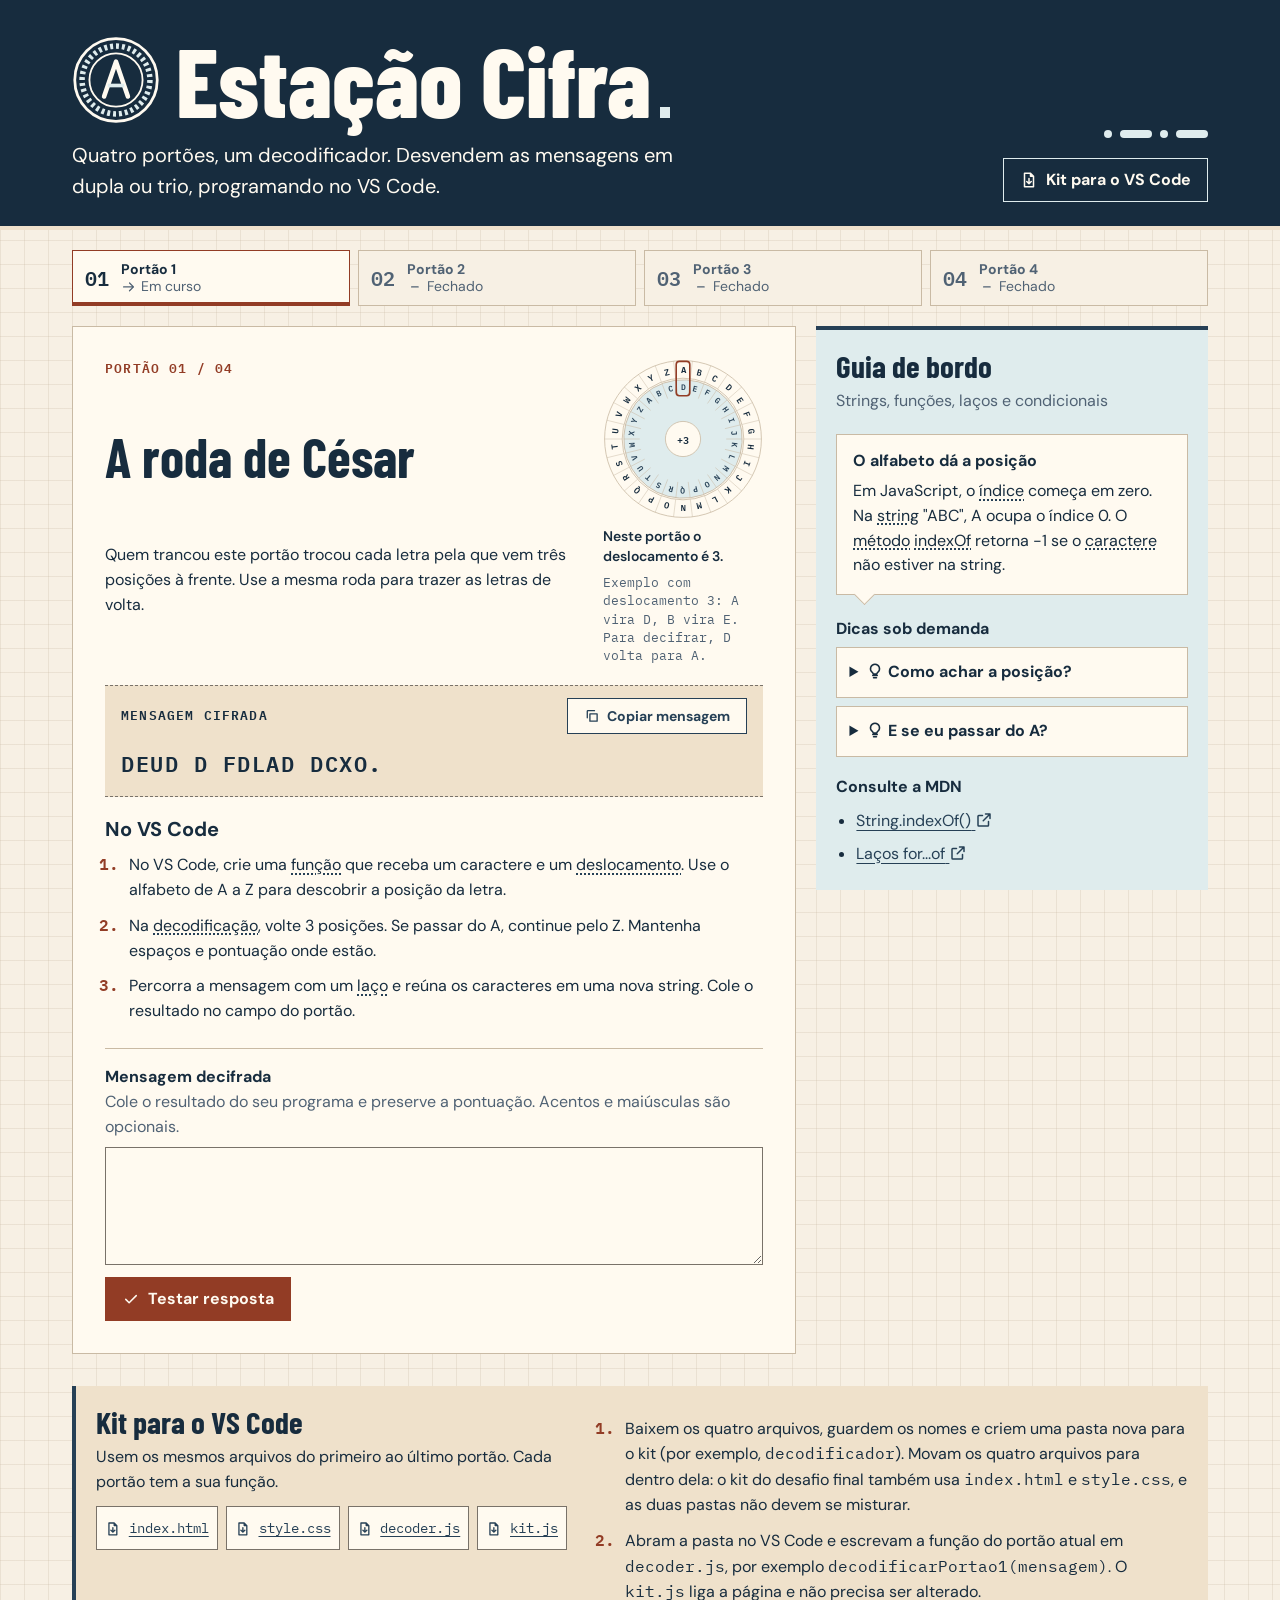
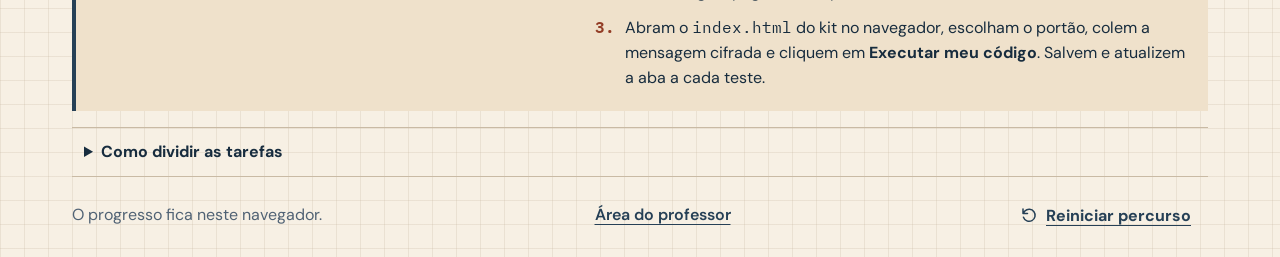
<file: site/index.html>
<!doctype html>
<html lang="pt-BR">
<head>
  <meta charset="utf-8">
  <meta name="viewport" content="width=device-width, initial-scale=1">
  <meta name="description" content="Quatro portões de JavaScript para decifrar em dupla ou trio com o VS Code.">
  <meta name="theme-color" content="#172c3e">
  <title>Estação Cifra | Desafio de JavaScript</title>
  <link rel="stylesheet" href="https://fonts.googleapis.com/css2?family=Barlow+Condensed:wght@600;700;800&amp;family=DM+Sans:wght@400;500;600;700&amp;family=IBM+Plex+Mono:wght@400;500;600&amp;display=swap">
  <link rel="icon" href="assets/favicon.svg" type="image/svg+xml">
  <link rel="stylesheet" href="assets/tokens.css">
  <link rel="stylesheet" href="assets/style.css">
  <link rel="stylesheet" href="assets/wheel.css">
  <link rel="stylesheet" href="assets/brand.css">
  <link rel="stylesheet" href="assets/glossario.css">
  <script type="module" src="app.mjs"></script>
</head>
<body>
  <svg class="sprite" aria-hidden="true" focusable="false">
    <symbol id="i-check" viewBox="0 0 24 24"><path d="M5 12.5l4.5 4.5L19 7.5"/></symbol>
    <symbol id="i-route" viewBox="0 0 24 24"><path d="M4 12h15M13 6l6 6-6 6"/></symbol>
    <symbol id="i-back" viewBox="0 0 24 24"><path d="M20 12H5M11 6l-6 6 6 6"/></symbol>
    <symbol id="i-dash" viewBox="0 0 24 24"><path d="M7 12h10"/></symbol>
    <symbol id="i-copy" viewBox="0 0 24 24"><path d="M9 9h11v11H9zM5 15V5a1 1 0 0 1 1-1h10"/></symbol>
    <symbol id="i-hint" viewBox="0 0 24 24"><path d="M9 18h6M10 21h4M12 3a6 6 0 0 0-3.6 10.8c.7.5 1.1 1.3 1.1 2.1V16h5v-.1c0-.8.4-1.6 1.1-2.1A6 6 0 0 0 12 3z"/></symbol>
    <symbol id="i-file" viewBox="0 0 24 24"><path d="M14 3H6v18h12V7zM14 3v4h4M12 10v7M9 14l3 3 3-3"/></symbol>
    <symbol id="i-reset" viewBox="0 0 24 24"><path d="M4 4v6h6M4.6 15a8 8 0 1 0 1.9-8.3L4 10"/></symbol>
    <symbol id="i-external" viewBox="0 0 24 24"><path d="M14 4h6v6M20 4l-9 9M18 14v5a1 1 0 0 1-1 1H5a1 1 0 0 1-1-1V7a1 1 0 0 1 1-1h5"/></symbol>
    <symbol id="i-stamp" viewBox="0 0 24 24"><path d="M10 3h4v5l2 3H8l2-3zM5 11h14v4H5zM7 19h10"/></symbol>
  </svg>
  <a class="skip-link" href="#desafio">Ir ao desafio</a>
  <header class="masthead">
    <div class="frame masthead-inner">
      <div>
        <div class="brand-row">
          <svg class="emblem" viewBox="0 0 96 96" aria-hidden="true" focusable="false"><circle class="ink" cx="48" cy="48" r="45" stroke-width="3"/><circle class="acc" cx="48" cy="48" r="37" stroke-width="6" pathLength="72" stroke-dasharray="1 1"/><circle class="ink" cx="48" cy="48" r="29" stroke-width="2"/><path class="ink" d="M35 66L48 28L61 66" stroke-width="5"/><path class="acc" d="M39 54h18" stroke-width="4"/></svg>
          <h1>Estação Cifra<span class="masthead-dot" aria-hidden="true"></span></h1>
        </div>
        <p class="deck">Quatro portões, um decodificador. Desvendem as mensagens em dupla ou trio, programando no VS Code.</p>
      </div>
      <div class="masthead-tools">
        <span class="signal-mark" aria-hidden="true"><i></i><i></i><i></i><i></i></span>
        <a class="kit-jump" href="#kit"><svg class="icon icon-file" aria-hidden="true" focusable="false"><use href="#i-file"/></svg>Kit para o VS Code</a>
      </div>
    </div>
  </header>

  <main class="frame" id="desafio">
    <p id="boot-status" class="boot-status" role="status">Preparando a transmissão...</p>
    <noscript><p>Ative o JavaScript no navegador para jogar.</p></noscript>
    <div id="game" hidden>
      <nav class="route" aria-label="Rota dos quatro portões">
        <ol id="route"></ol>
      </nav>
      <p id="announcement" role="status" class="announcement"></p>
      <div id="workbench" class="workbench">
        <article class="challenge" aria-labelledby="gate-title">
          <header class="challenge-header">
            <p class="eyebrow gate-label" id="gate-label"></p>
            <h2 id="gate-title" tabindex="-1"></h2>
            <p id="gate-brief"></p>
            <figure id="wheel" class="wheel" hidden></figure>
          </header>
          <div class="telegram">
            <div class="telegram-meta">
              <p class="eyebrow" id="cipher-label">Mensagem cifrada</p>
              <button type="button" id="copy" class="button button-small"><svg class="icon icon-copy" aria-hidden="true" focusable="false"><use href="#i-copy"/></svg><span>Copiar mensagem</span></button>
            </div>
            <p id="ciphertext" class="ciphertext" aria-labelledby="cipher-label"></p>
            <p id="copy-status" class="copy-status sr-only" role="status"></p>
          </div>
          <section class="instructions" aria-labelledby="instructions-title">
            <h3 id="instructions-title">No VS Code</h3>
            <ol id="instructions"></ol>
          </section>
          <form id="answer-form" class="answer-form" novalidate>
            <label for="answer">Mensagem decifrada</label>
            <p id="answer-help">Cole o resultado do seu programa e preserve a pontuação. Acentos e maiúsculas são opcionais.</p>
            <textarea id="answer" rows="4" maxlength="500" spellcheck="false" autocomplete="off" aria-describedby="answer-help answer-status" required></textarea>
            <div class="answer-actions">
              <button type="submit" id="submit" class="button button-primary"><svg class="icon icon-check" aria-hidden="true" focusable="false"><use href="#i-check"/></svg>Testar resposta</button>
              <p id="answer-status" class="answer-status" role="status"></p>
            </div>
          </form>
          <div id="review" class="review" hidden>
            <p>Este portão já foi aberto. Revise o procedimento e volte à sua rota quando quiser.</p>
            <button type="button" id="return" class="button button-primary"><svg class="icon icon-back" aria-hidden="true" focusable="false"><use href="#i-back"/></svg><span>Voltar ao portão atual</span></button>
          </div>
        </article>
        <aside class="guide" aria-labelledby="guide-title">
          <header class="guide-header">
            <h2 id="guide-title">Guia de bordo</h2>
            <p id="gate-topic"></p>
          </header>
          <section class="concept" aria-labelledby="concept-title">
            <h3 id="concept-title"></h3>
            <p id="concept-text"></p>
          </section>
          <section class="hint-section" aria-labelledby="hints-title">
            <h3 id="hints-title">Dicas sob demanda</h3>
            <div id="hints"></div>
          </section>
          <section class="references" aria-labelledby="references-title">
            <h3 id="references-title">Consulte a MDN</h3>
            <ul id="references"></ul>
          </section>
        </aside>
      </div>
      <section id="completion" class="completion" aria-labelledby="completion-title" hidden>
        <p class="eyebrow gate-label">4 de 4 portões abertos</p>
        <h2 id="completion-title" tabindex="-1">Transmissão decifrada!</h2>
        <p>Mostrem o programa à turma. Expliquem em que ordem desfizeram as duas camadas e qual teste ajudou a decidir.</p>
        <section class="completion-summary" aria-labelledby="summary-title">
          <h3 id="summary-title">Resumo da equipe</h3>
          <ul id="summary-list" class="summary-list"></ul>
          <p id="summary-total" class="summary-total"></p>
        </section>
        <section class="completion-code" aria-labelledby="code-title">
          <h3 id="code-title">Código da equipe</h3>
          <p class="code-value"><code id="completion-code"></code></p>
          <button type="button" id="copy-code" class="button button-small"><svg class="icon icon-copy" aria-hidden="true" focusable="false"><use href="#i-copy"/></svg><span>Copiar código</span></button>
          <p id="code-status" class="code-status sr-only" role="status"></p>
          <p>Mostrem este código à professora ou ao professor, ou enviem junto com o nome da equipe.</p>
          <p class="code-shared">Computador compartilhado? Depois de entregar o código, usem Reiniciar percurso no rodapé.</p>
        </section>
        <div class="completion-next">
          <h3>Próxima missão: criem a sua cifra</h3>
          <p>Agora a sua equipe inventa a regra, programa a cifra e desafia as outras equipes a desvendarem a mensagem.</p>
          <div class="completion-actions">
            <a class="button button-primary" href="desafio-final/">Abrir o desafio final<svg class="icon icon-route" aria-hidden="true" focusable="false"><use href="#i-route"/></svg></a>
            <button id="review-final" class="button" type="button"><svg class="icon icon-back" aria-hidden="true" focusable="false"><use href="#i-back"/></svg>Revisar o último portão</button>
          </div>
        </div>
      </section>
      <section class="kit" id="kit" aria-labelledby="kit-title">
        <div>
          <h2 id="kit-title">Kit para o VS Code</h2>
          <p>Usem os mesmos arquivos do primeiro ao último portão. Cada portão tem a sua função.</p>
          <div class="downloads" aria-label="Arquivos do kit">
            <a href="starter/index.html" download="index.html"><svg class="icon icon-file" aria-hidden="true" focusable="false"><use href="#i-file"/></svg>index.html</a>
            <a href="starter/style.css" download="style.css"><svg class="icon icon-file" aria-hidden="true" focusable="false"><use href="#i-file"/></svg>style.css</a>
            <a href="starter/decoder.js" download="decoder.js"><svg class="icon icon-file" aria-hidden="true" focusable="false"><use href="#i-file"/></svg>decoder.js</a>
            <a href="starter/kit.js" download="kit.js"><svg class="icon icon-file" aria-hidden="true" focusable="false"><use href="#i-file"/></svg>kit.js</a>
          </div>
        </div>
        <ol>
          <li>Baixem os quatro arquivos, guardem os nomes e criem uma pasta nova para o kit (por exemplo, <code>decodificador</code>). Movam os quatro arquivos para dentro dela: o kit do desafio final também usa <code>index.html</code> e <code>style.css</code>, e as duas pastas não devem se misturar.</li>
          <li>Abram a pasta no VS Code e escrevam a função do portão atual em <code>decoder.js</code>, por exemplo <code>decodificarPortao1(mensagem)</code>. O <code>kit.js</code> liga a página e não precisa ser alterado.</li>
          <li>Abram o <code>index.html</code> do kit no navegador, escolham o portão, colem a mensagem cifrada e cliquem em <strong>Executar meu código</strong>. Salvem e atualizem a aba a cada teste.</li>
        </ol>
      </section>
      <details class="team-note">
        <summary>Como dividir as tarefas</summary>
        <p>Uma pessoa programa e outra lê a regra e revisa a lógica. Se houver uma terceira, ela propõe testes com espaços, pontuação e a passagem do A ao Z. Troquem os papéis a cada portão.</p>
      </details>
      <footer class="footer">
        <p id="storage-note">O progresso fica neste navegador.</p>
        <a class="footer-link" href="professor/">Área do professor</a>
        <button type="button" id="reset" class="button button-text"><svg class="icon icon-reset" aria-hidden="true" focusable="false"><use href="#i-reset"/></svg>Reiniciar percurso</button>
      </footer>
    </div>
  </main>
  <dialog id="reset-dialog" aria-labelledby="reset-title">
    <form method="dialog">
      <h2 id="reset-title">Reiniciar o percurso?</h2>
      <p>Os portões voltam ao estado inicial neste navegador. Seus arquivos no VS Code continuam disponíveis. O resumo e o código da equipe também serão apagados. Anotem o código antes.</p>
      <div class="dialog-actions">
        <button class="button" value="cancel" autofocus>Cancelar</button>
        <button class="button button-primary" value="reset"><svg class="icon icon-reset" aria-hidden="true" focusable="false"><use href="#i-reset"/></svg>Reiniciar</button>
      </div>
    </form>
  </dialog>
</body>
</html>
</file>
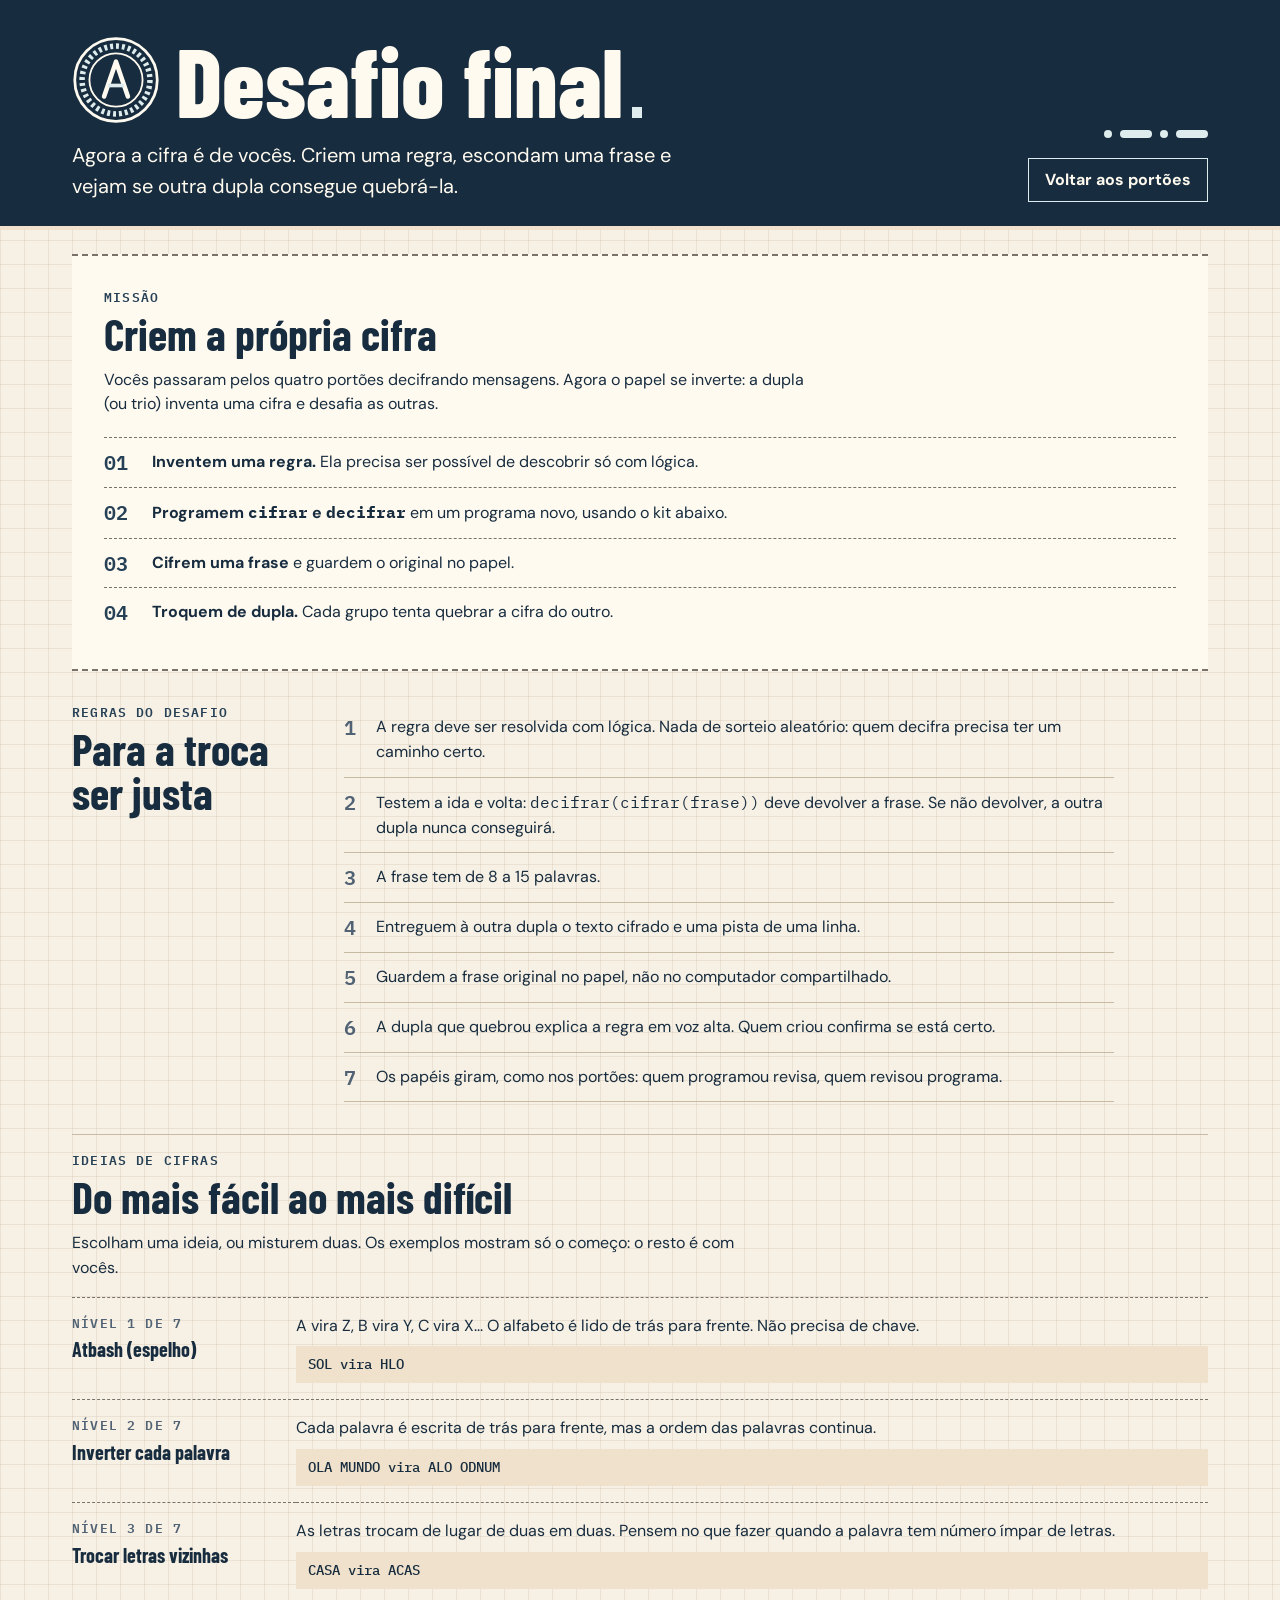
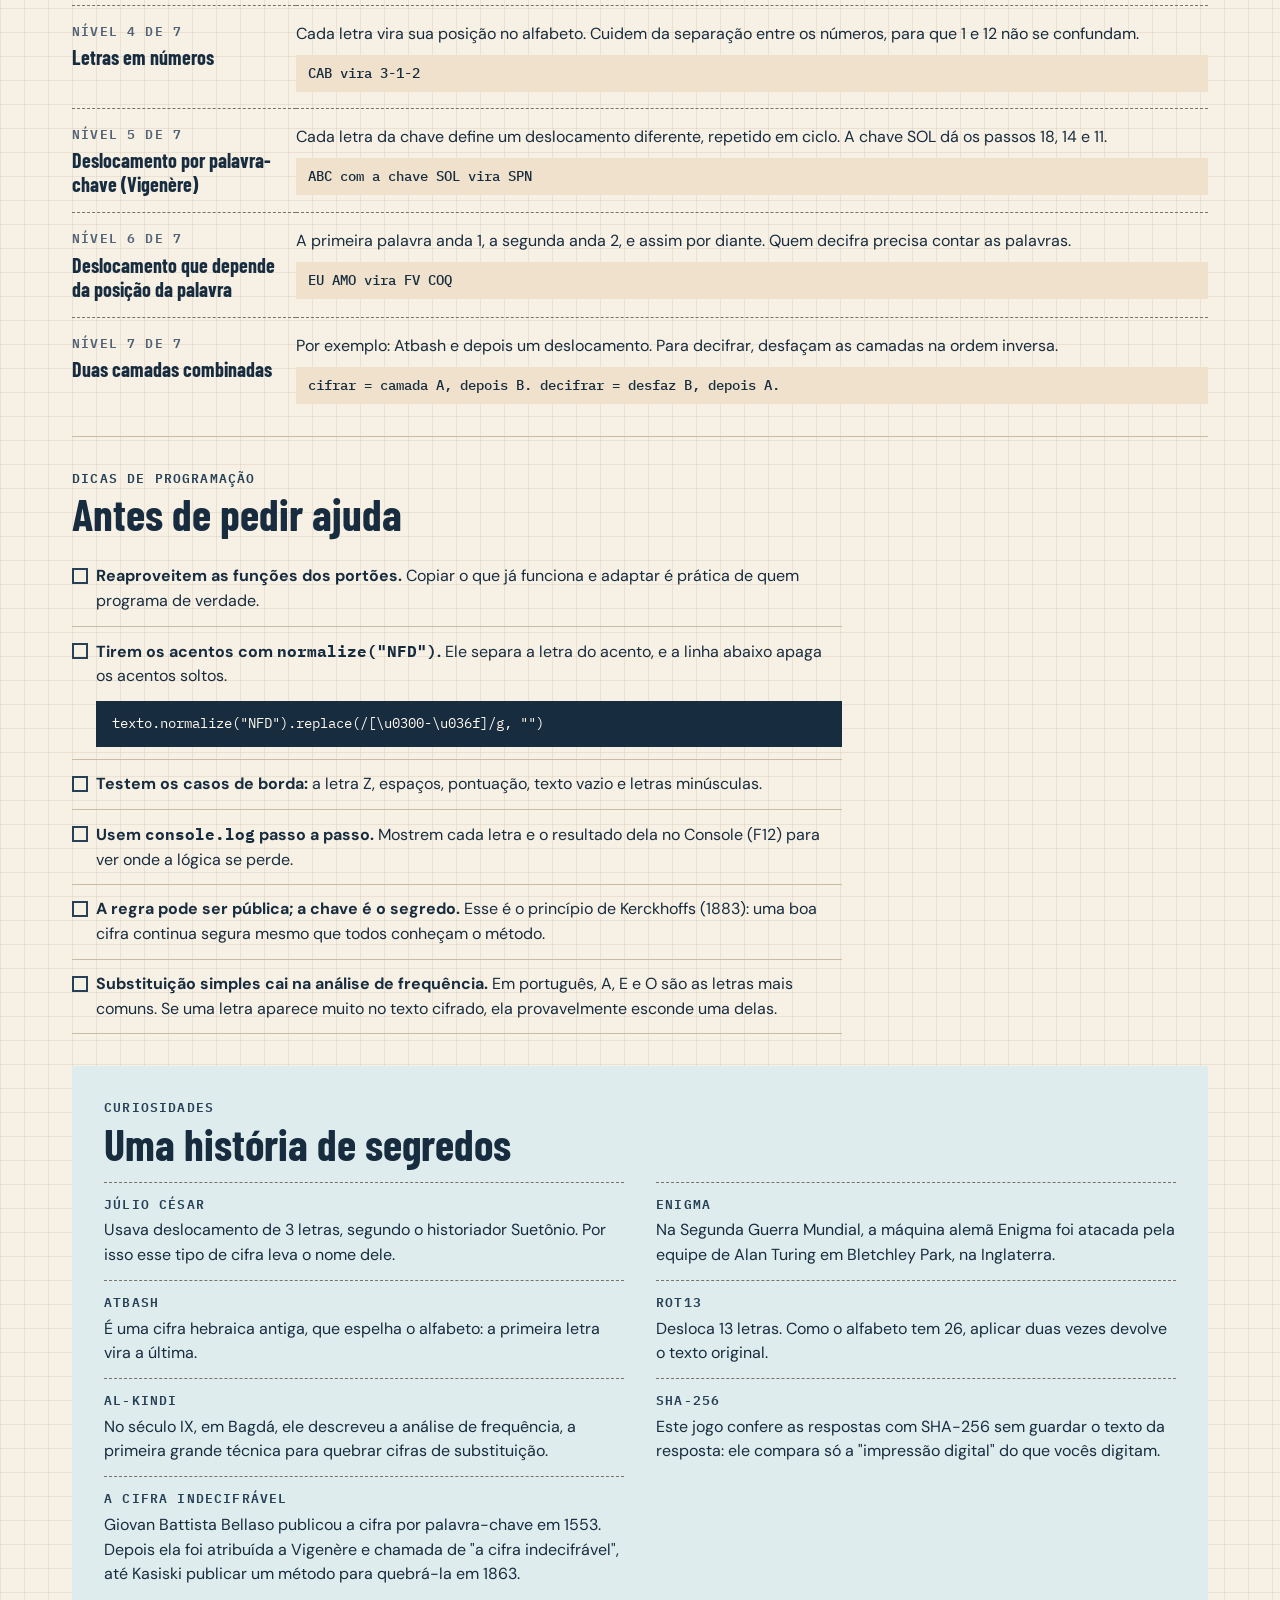
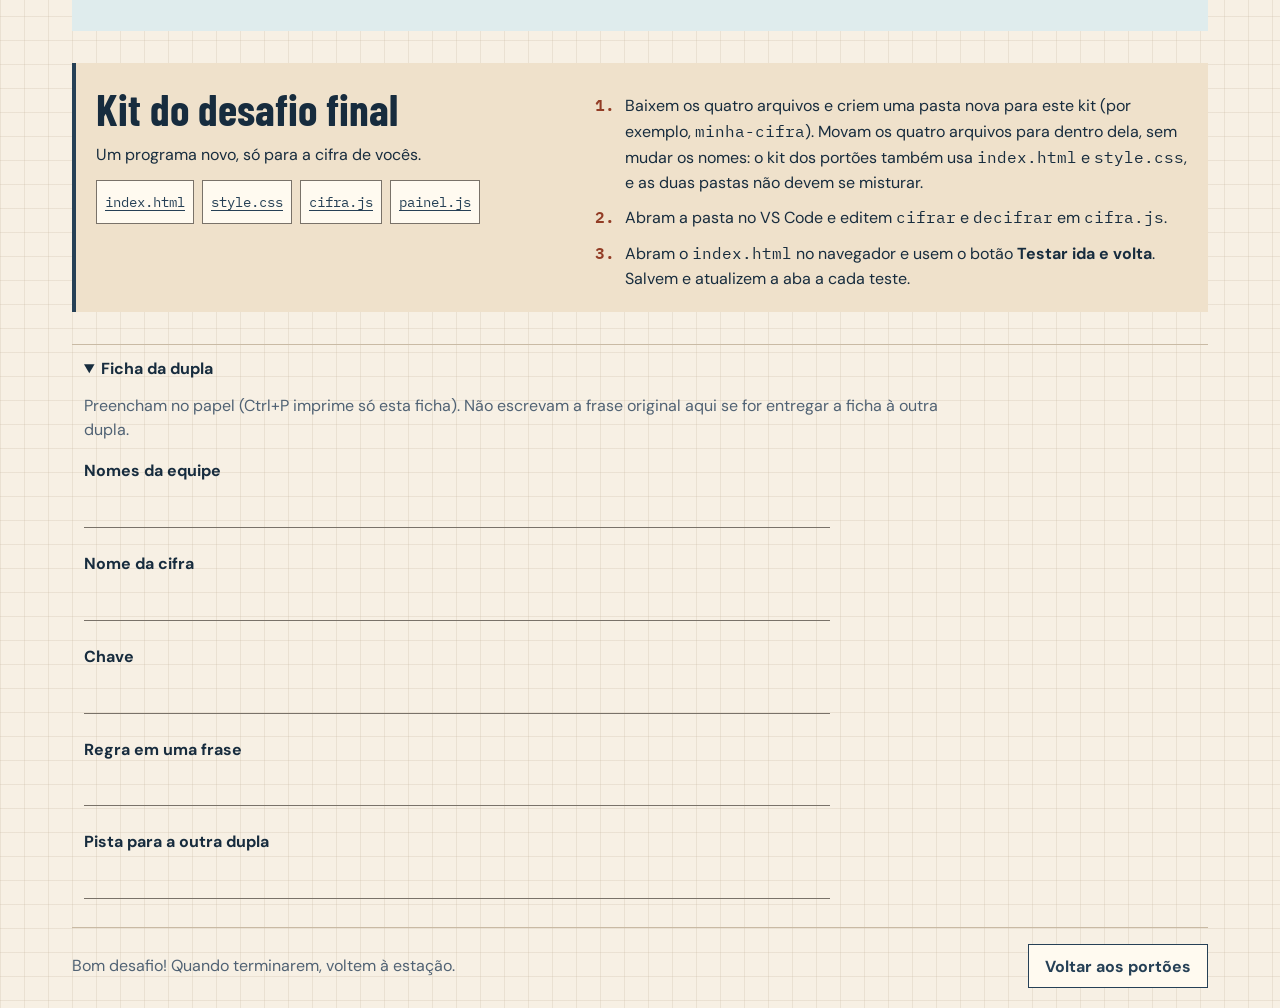
<file: site/desafio-final/index.html>
<!doctype html>
<html lang="pt-BR">
<head>
  <meta charset="utf-8">
  <meta name="viewport" content="width=device-width, initial-scale=1">
  <meta name="description" content="Desafio final da Estação Cifra: criem a sua própria cifra em JavaScript e desafiem outras duplas.">
  <meta name="theme-color" content="#172c3e">
  <title>Desafio final | Estação Cifra</title>
  <link rel="stylesheet" href="https://fonts.googleapis.com/css2?family=Barlow+Condensed:wght@600;700;800&amp;family=DM+Sans:wght@400;500;600;700&amp;family=IBM+Plex+Mono:wght@400;500;600&amp;display=swap">
  <link rel="icon" href="../assets/favicon.svg" type="image/svg+xml">
  <link rel="stylesheet" href="../assets/tokens.css">
  <link rel="stylesheet" href="../assets/style.css">
  <link rel="stylesheet" href="../assets/brand.css">
  <link rel="stylesheet" href="desafio.css">
</head>
<body>
  <a class="skip-link" href="#missao">Ir à missão</a>
  <header class="masthead">
    <div class="frame masthead-inner">
      <div>
        <div class="brand-row">
          <svg class="emblem" viewBox="0 0 96 96" aria-hidden="true" focusable="false"><circle class="ink" cx="48" cy="48" r="45" stroke-width="3"/><circle class="acc" cx="48" cy="48" r="37" stroke-width="6" pathLength="72" stroke-dasharray="1 1"/><circle class="ink" cx="48" cy="48" r="29" stroke-width="2"/><path class="ink" d="M35 66L48 28L61 66" stroke-width="5"/><path class="acc" d="M39 54h18" stroke-width="4"/></svg>
          <h1>Desafio final<span class="masthead-dot" aria-hidden="true"></span></h1>
        </div>
        <p class="deck">Agora a cifra é de vocês. Criem uma regra, escondam uma frase e vejam se outra dupla consegue quebrá-la.</p>
      </div>
      <div class="masthead-tools">
        <span class="signal-mark" aria-hidden="true"><i></i><i></i><i></i><i></i></span>
        <a class="kit-jump back-link" href="../index.html">Voltar aos portões</a>
      </div>
    </div>
  </header>

  <main class="frame">
    <section class="slip" id="missao" aria-labelledby="missao-titulo">
      <p class="eyebrow gate-label">Missão</p>
      <h2 id="missao-titulo">Criem a própria cifra</h2>
      <p>Vocês passaram pelos quatro portões decifrando mensagens. Agora o papel se inverte: a dupla (ou trio) inventa uma cifra e desafia as outras.</p>
      <ol class="slip-steps" role="list">
        <li><strong>Inventem uma regra.</strong> Ela precisa ser possível de descobrir só com lógica.</li>
        <li><strong>Programem <code>cifrar</code> e <code>decifrar</code></strong> em um programa novo, usando o kit abaixo.</li>
        <li><strong>Cifrem uma frase</strong> e guardem o original no papel.</li>
        <li><strong>Troquem de dupla.</strong> Cada grupo tenta quebrar a cifra do outro.</li>
      </ol>
    </section>

    <section class="rules-sheet" id="regras" aria-labelledby="regras-titulo">
      <p class="eyebrow gate-label">Regras do desafio</p>
      <h2 id="regras-titulo">Para a troca ser justa</h2>
      <ol class="rules" role="list">
        <li>A regra deve ser resolvida com lógica. Nada de sorteio aleatório: quem decifra precisa ter um caminho certo.</li>
        <li>Testem a ida e volta: <code>decifrar(cifrar(frase))</code> deve devolver a frase. Se não devolver, a outra dupla nunca conseguirá.</li>
        <li>A frase tem de 8 a 15 palavras.</li>
        <li>Entreguem à outra dupla o texto cifrado e uma pista de uma linha.</li>
        <li>Guardem a frase original no papel, não no computador compartilhado.</li>
        <li>A dupla que quebrou explica a regra em voz alta. Quem criou confirma se está certo.</li>
        <li>Os papéis giram, como nos portões: quem programou revisa, quem revisou programa.</li>
      </ol>
    </section>

    <section class="ledger" id="ideias" aria-labelledby="ideias-titulo">
      <p class="eyebrow gate-label">Ideias de cifras</p>
      <h2 id="ideias-titulo">Do mais fácil ao mais difícil</h2>
      <p>Escolham uma ideia, ou misturem duas. Os exemplos mostram só o começo: o resto é com vocês.</p>
      <dl class="ideas">
        <dt><span class="eyebrow level">Nível 1 de 7</span><span class="idea-name">Atbash (espelho)</span></dt>
        <dd><p>A vira Z, B vira Y, C vira X... O alfabeto é lido de trás para frente. Não precisa de chave.</p><p class="example">SOL vira HLO</p></dd>
        <dt><span class="eyebrow level">Nível 2 de 7</span><span class="idea-name">Inverter cada palavra</span></dt>
        <dd><p>Cada palavra é escrita de trás para frente, mas a ordem das palavras continua.</p><p class="example">OLA MUNDO vira ALO ODNUM</p></dd>
        <dt><span class="eyebrow level">Nível 3 de 7</span><span class="idea-name">Trocar letras vizinhas</span></dt>
        <dd><p>As letras trocam de lugar de duas em duas. Pensem no que fazer quando a palavra tem número ímpar de letras.</p><p class="example">CASA vira ACAS</p></dd>
        <dt><span class="eyebrow level">Nível 4 de 7</span><span class="idea-name">Letras em números</span></dt>
        <dd><p>Cada letra vira sua posição no alfabeto. Cuidem da separação entre os números, para que 1 e 12 não se confundam.</p><p class="example">CAB vira 3-1-2</p></dd>
        <dt><span class="eyebrow level">Nível 5 de 7</span><span class="idea-name">Deslocamento por palavra-chave (Vigenère)</span></dt>
        <dd><p>Cada letra da chave define um deslocamento diferente, repetido em ciclo. A chave SOL dá os passos 18, 14 e 11.</p><p class="example">ABC com a chave SOL vira SPN</p></dd>
        <dt><span class="eyebrow level">Nível 6 de 7</span><span class="idea-name">Deslocamento que depende da posição da palavra</span></dt>
        <dd><p>A primeira palavra anda 1, a segunda anda 2, e assim por diante. Quem decifra precisa contar as palavras.</p><p class="example">EU AMO vira FV COQ</p></dd>
        <dt><span class="eyebrow level">Nível 7 de 7</span><span class="idea-name">Duas camadas combinadas</span></dt>
        <dd><p>Por exemplo: Atbash e depois um deslocamento. Para decifrar, desfaçam as camadas na ordem inversa.</p><p class="example">cifrar = camada A, depois B. decifrar = desfaz B, depois A.</p></dd>
      </dl>
    </section>

    <section class="field-tips" id="dicas" aria-labelledby="dicas-titulo">
      <p class="eyebrow gate-label">Dicas de programação</p>
      <h2 id="dicas-titulo">Antes de pedir ajuda</h2>
      <ul class="tips" role="list">
        <li><strong>Reaproveitem as funções dos portões.</strong> Copiar o que já funciona e adaptar é prática de quem programa de verdade.</li>
        <li><strong>Tirem os acentos com <code>normalize("NFD")</code>.</strong> Ele separa a letra do acento, e a linha abaixo apaga os acentos soltos.
          <pre class="code-block"><code>texto.normalize("NFD").replace(/[\u0300-\u036f]/g, "")</code></pre>
        </li>
        <li><strong>Testem os casos de borda:</strong> a letra Z, espaços, pontuação, texto vazio e letras minúsculas.</li>
        <li><strong>Usem <code>console.log</code> passo a passo.</strong> Mostrem cada letra e o resultado dela no Console (F12) para ver onde a lógica se perde.</li>
        <li><strong>A regra pode ser pública; a chave é o segredo.</strong> Esse é o princípio de Kerckhoffs (1883): uma boa cifra continua segura mesmo que todos conheçam o método.</li>
        <li><strong>Substituição simples cai na análise de frequência.</strong> Em português, A, E e O são as letras mais comuns. Se uma letra aparece muito no texto cifrado, ela provavelmente esconde uma delas.</li>
      </ul>
    </section>

    <section class="marginalia" id="curiosidades" aria-labelledby="curiosidades-titulo">
      <p class="eyebrow gate-label">Curiosidades</p>
      <h2 id="curiosidades-titulo">Uma história de segredos</h2>
      <ul class="facts" role="list">
        <li><b>Júlio César</b>Usava deslocamento de 3 letras, segundo o historiador Suetônio. Por isso esse tipo de cifra leva o nome dele.</li>
        <li><b>Atbash</b>É uma cifra hebraica antiga, que espelha o alfabeto: a primeira letra vira a última.</li>
        <li><b>Al-Kindi</b>No século IX, em Bagdá, ele descreveu a análise de frequência, a primeira grande técnica para quebrar cifras de substituição.</li>
        <li><b>A cifra indecifrável</b>Giovan Battista Bellaso publicou a cifra por palavra-chave em 1553. Depois ela foi atribuída a Vigenère e chamada de &quot;a cifra indecifrável&quot;, até Kasiski publicar um método para quebrá-la em 1863.</li>
        <li><b>Enigma</b>Na Segunda Guerra Mundial, a máquina alemã Enigma foi atacada pela equipe de Alan Turing em Bletchley Park, na Inglaterra.</li>
        <li><b>ROT13</b>Desloca 13 letras. Como o alfabeto tem 26, aplicar duas vezes devolve o texto original.</li>
        <li><b>SHA-256</b>Este jogo confere as respostas com SHA-256 sem guardar o texto da resposta: ele compara só a &quot;impressão digital&quot; do que vocês digitam.</li>
      </ul>
    </section>

    <section class="kit section-kit" id="kit" aria-labelledby="kit-titulo">
      <div>
        <h2 id="kit-titulo">Kit do desafio final</h2>
        <p>Um programa novo, só para a cifra de vocês.</p>
        <div class="downloads" aria-label="Arquivos do kit do desafio final">
          <a href="kit/index.html" download="index.html">index.html</a>
          <a href="kit/style.css" download="style.css">style.css</a>
          <a href="kit/cifra.js" download="cifra.js">cifra.js</a>
          <a href="kit/painel.js" download="painel.js">painel.js</a>
        </div>
      </div>
      <ol>
        <li>Baixem os quatro arquivos e criem uma pasta nova para este kit (por exemplo, <code>minha-cifra</code>). Movam os quatro arquivos para dentro dela, sem mudar os nomes: o kit dos portões também usa <code>index.html</code> e <code>style.css</code>, e as duas pastas não devem se misturar.</li>
        <li>Abram a pasta no VS Code e editem <code>cifrar</code> e <code>decifrar</code> em <code>cifra.js</code>.</li>
        <li>Abram o <code>index.html</code> no navegador e usem o botão <strong>Testar ida e volta</strong>. Salvem e atualizem a aba a cada teste.</li>
      </ol>
    </section>

    <details class="team-note sheet" id="ficha" open>
      <summary>Ficha da dupla</summary>
      <p class="sheet-hint">Preencham no papel (Ctrl+P imprime só esta ficha). Não escrevam a frase original aqui se for entregar a ficha à outra dupla.</p>
      <dl class="sheet-list">
        <dt>Nomes da equipe</dt>
        <dd></dd>
        <dt>Nome da cifra</dt>
        <dd></dd>
        <dt>Chave</dt>
        <dd></dd>
        <dt>Regra em uma frase</dt>
        <dd class="field-tall"></dd>
        <dt>Pista para a outra dupla</dt>
        <dd class="field-tall"></dd>
      </dl>
    </details>

    <footer class="footer">
      <p>Bom desafio! Quando terminarem, voltem à estação.</p>
      <a class="button" href="../index.html">Voltar aos portões</a>
    </footer>
  </main>
</body>
</html>
</file>
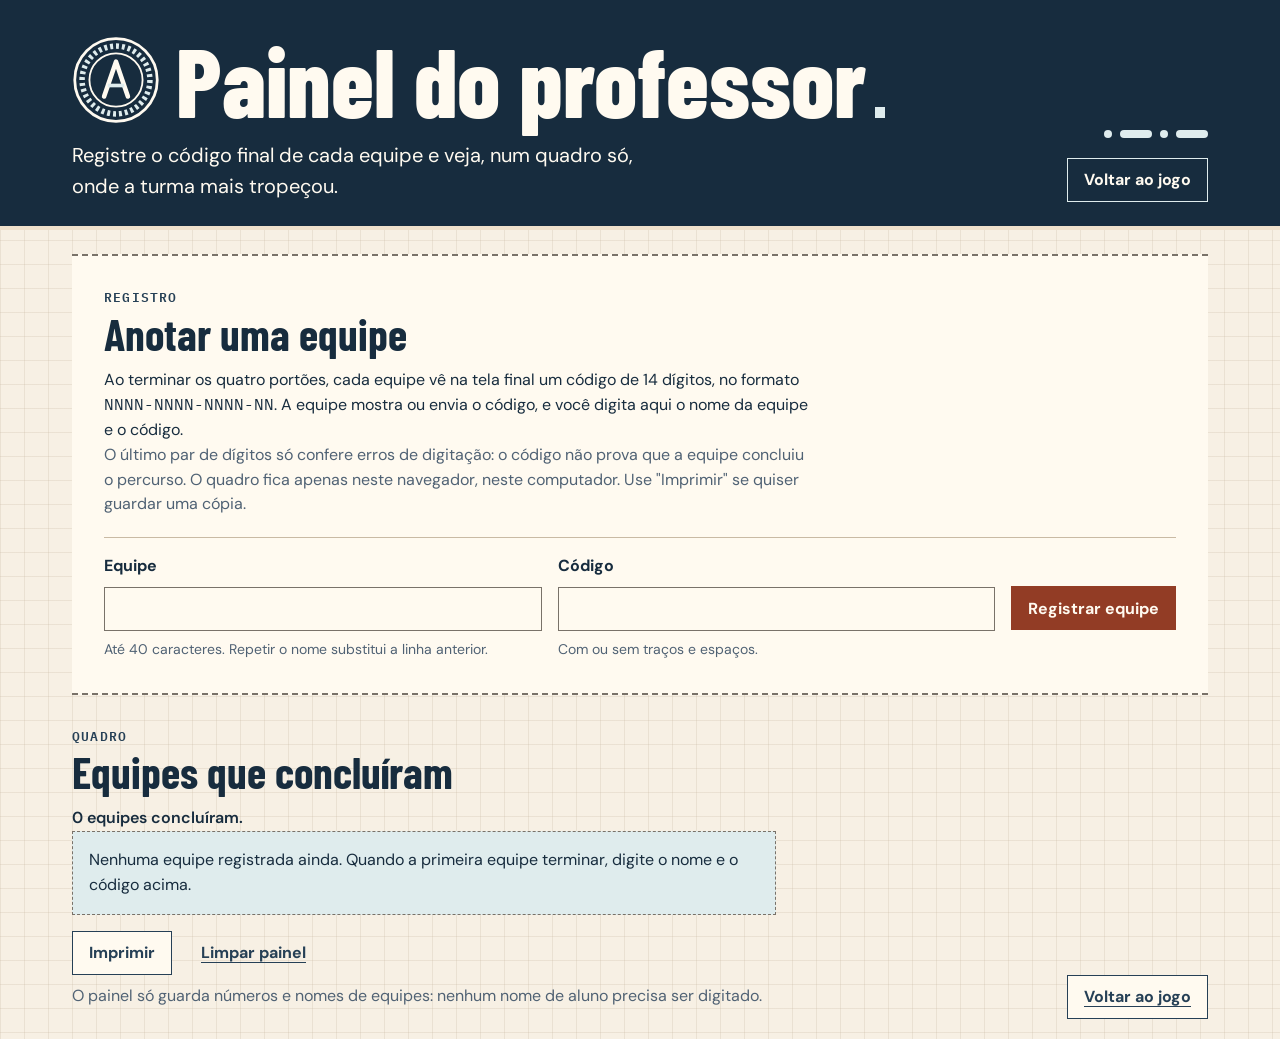
<file: site/professor/index.html>
<!doctype html>
<html lang="pt-BR">
<head>
  <meta charset="utf-8">
  <meta name="viewport" content="width=device-width, initial-scale=1">
  <meta name="description" content="Painel do professor da Estação Cifra: registre o código final de cada equipe e veja quais portões deram mais trabalho.">
  <meta name="theme-color" content="#172c3e">
  <title>Painel do professor | Estação Cifra</title>
  <link rel="icon" href="../assets/favicon.svg" type="image/svg+xml">
  <link rel="stylesheet" href="https://fonts.googleapis.com/css2?family=Barlow+Condensed:wght@600;700;800&amp;family=DM+Sans:wght@400;500;600;700&amp;family=IBM+Plex+Mono:wght@400;500;600&amp;display=swap">
  <link rel="stylesheet" href="../assets/tokens.css">
  <link rel="stylesheet" href="../assets/style.css">
  <link rel="stylesheet" href="../assets/brand.css">
  <link rel="stylesheet" href="professor.css">
</head>
<body>
  <a class="skip-link" href="#registro">Ir ao registro</a>
  <header class="masthead">
    <div class="frame masthead-inner">
      <div>
        <div class="brand-row">
          <svg class="emblem" viewBox="0 0 96 96" aria-hidden="true" focusable="false"><circle class="ink" cx="48" cy="48" r="45" stroke-width="3"/><circle class="acc" cx="48" cy="48" r="37" stroke-width="6" pathLength="72" stroke-dasharray="1 1"/><circle class="ink" cx="48" cy="48" r="29" stroke-width="2"/><path class="ink" d="M35 66L48 28L61 66" stroke-width="5"/><path class="acc" d="M39 54h18" stroke-width="4"/></svg>
          <h1>Painel do professor<span class="masthead-dot" aria-hidden="true"></span></h1>
        </div>
        <p class="deck">Registre o código final de cada equipe e veja, num quadro só, onde a turma mais tropeçou.</p>
      </div>
      <div class="masthead-tools">
        <span class="signal-mark" aria-hidden="true"><i></i><i></i><i></i><i></i></span>
        <a class="kit-jump back-link" href="../index.html">Voltar ao jogo</a>
      </div>
    </div>
  </header>

  <main class="frame">
    <section class="slip" id="registro" aria-labelledby="registro-titulo">
      <p class="eyebrow gate-label">Registro</p>
      <h2 id="registro-titulo">Anotar uma equipe</h2>
      <p>Ao terminar os quatro portões, cada equipe vê na tela final um código de 14 dígitos, no formato <span class="mono">NNNN-NNNN-NNNN-NN</span>. A equipe mostra ou envia o código, e você digita aqui o nome da equipe e o código.</p>
      <p class="note">O último par de dígitos só confere erros de digitação: o código não prova que a equipe concluiu o percurso. O quadro fica apenas neste navegador, neste computador. Use &quot;Imprimir&quot; se quiser guardar uma cópia.</p>

      <form id="team-form" class="team-form" novalidate>
        <div class="field">
          <label for="team-name">Equipe</label>
          <input id="team-name" name="team" type="text" maxlength="40" required autocomplete="off" aria-describedby="team-help form-status">
          <p id="team-help" class="help">Até 40 caracteres. Repetir o nome substitui a linha anterior.</p>
        </div>
        <div class="field">
          <label for="team-code">Código</label>
          <input id="team-code" name="code" type="text" inputmode="numeric" required autocomplete="off" spellcheck="false" aria-describedby="code-help form-status">
          <p id="code-help" class="help">Com ou sem traços e espaços.</p>
        </div>
        <div class="form-actions">
          <button type="submit" class="button button-primary">Registrar equipe</button>
        </div>
      </form>
      <p id="form-status" class="form-status" role="status" aria-live="polite"></p>
    </section>

    <section class="board" id="quadro" aria-labelledby="quadro-titulo">
      <p class="eyebrow gate-label">Quadro</p>
      <h2 id="quadro-titulo">Equipes que concluíram</h2>
      <div id="summary" class="summary" aria-live="polite"></div>
      <p id="empty" class="empty" hidden>Nenhuma equipe registrada ainda. Quando a primeira equipe terminar, digite o nome e o código acima.</p>

      <div id="table-wrap" class="table-wrap" role="region" aria-label="Quadro de resultados (role a tabela para os lados se precisar)" tabindex="0" hidden>
        <table>
          <caption>Erros e dicas por portão, na ordem em que as equipes foram registradas</caption>
          <thead>
            <tr>
              <th scope="col">Equipe</th>
              <th scope="col">Portão 1<span class="sub">erros / dicas</span></th>
              <th scope="col">Portão 2<span class="sub">erros / dicas</span></th>
              <th scope="col">Portão 3<span class="sub">erros / dicas</span></th>
              <th scope="col">Portão 4<span class="sub">erros / dicas</span></th>
              <th scope="col">Total de erros</th>
              <th scope="col">Total de dicas</th>
              <th scope="col" class="col-action"><span class="sr-only">Ações</span></th>
            </tr>
          </thead>
          <tbody id="rows"></tbody>
        </table>
      </div>

      <div class="board-actions">
        <button type="button" id="print" class="button">Imprimir</button>
        <button type="button" id="clear" class="button button-text">Limpar painel</button>
      </div>
      <p id="storage-note" class="storage-note" role="status"></p>
    </section>

    <footer class="footer">
      <p>O painel só guarda números e nomes de equipes: nenhum nome de aluno precisa ser digitado.</p>
      <a class="button" href="../index.html">Voltar ao jogo</a>
    </footer>
  </main>

  <dialog id="clear-dialog" aria-labelledby="clear-title">
    <form method="dialog">
      <h2 id="clear-title">Limpar o painel?</h2>
      <p>Todas as equipes registradas serão apagadas deste navegador. Essa ação não pode ser desfeita.</p>
      <div class="dialog-actions">
        <button class="button" value="cancel" autofocus>Cancelar</button>
        <button class="button button-primary" value="clear">Limpar painel</button>
      </div>
    </form>
  </dialog>
  <script type="module" src="professor.mjs"></script>
</body>
</html>
</file>
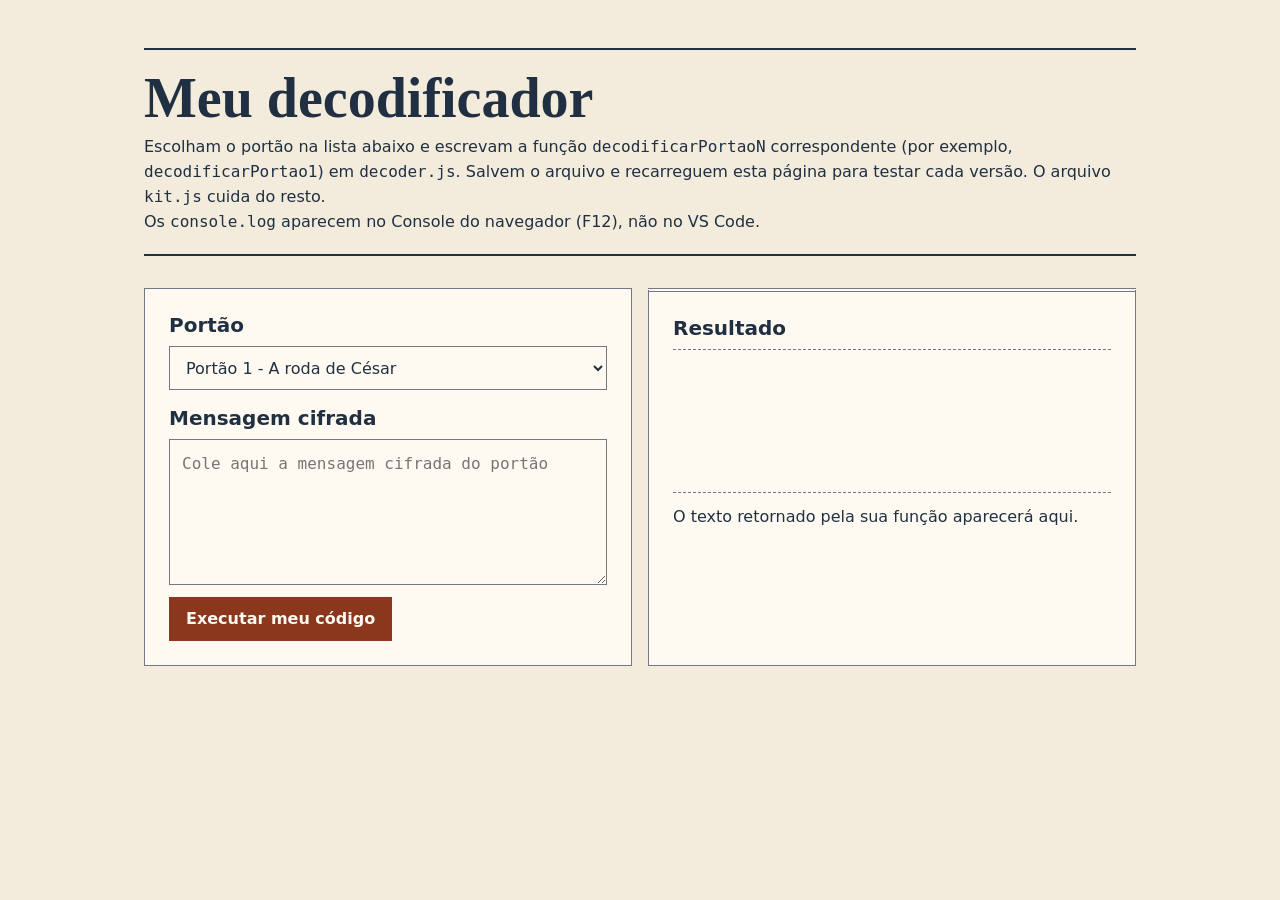
<file: site/starter/index.html>
<!doctype html>
<html lang="pt-BR">
<head>
  <meta charset="utf-8">
  <meta name="viewport" content="width=device-width, initial-scale=1">
  <title>Meu decodificador JavaScript</title>
  <link rel="stylesheet" href="./style.css">
  <script src="./decoder.js" defer></script>
  <script src="./kit.js" defer></script>
</head>
<body>
  <main>
    <header>
      <h1>Meu decodificador</h1>
      <p>Escolham o portão na lista abaixo e escrevam a função <code>decodificarPortaoN</code> correspondente (por exemplo, <code>decodificarPortao1</code>) em <code>decoder.js</code>. Salvem o arquivo e recarreguem esta página para testar cada versão. O arquivo <code>kit.js</code> cuida do resto.</p>
      <p>Os <code>console.log</code> aparecem no Console do navegador (F12), não no VS Code.</p>
    </header>

    <div class="folhas">
      <form id="formulario" class="folha">
        <label for="portao">Portão</label>
        <select id="portao">
          <option value="1">Portão 1 - A roda de César</option>
          <option value="2">Portão 2 - A chave que se repete</option>
          <option value="3">Portão 3 - A marcha dos blocos</option>
          <option value="4">Portão 4 - O recado em duas camadas</option>
        </select>

        <label for="cifra">Mensagem cifrada</label>
        <textarea id="cifra" rows="5" spellcheck="false" autocapitalize="off" autocomplete="off" placeholder="Cole aqui a mensagem cifrada do portão"></textarea>
        <button type="submit">Executar meu código</button>
      </form>

      <section class="folha folha-resultado" aria-labelledby="rotulo-resultado">
        <h2 id="rotulo-resultado">Resultado</h2>
        <output id="resultado" for="cifra" aria-labelledby="rotulo-resultado" aria-live="off"></output>
        <p id="estado" role="status">O texto retornado pela sua função aparecerá aqui.</p>
      </section>
    </div>

    <noscript><p>Ative o JavaScript no navegador para executar seu código.</p></noscript>
  </main>
</body>
</html>
</file>
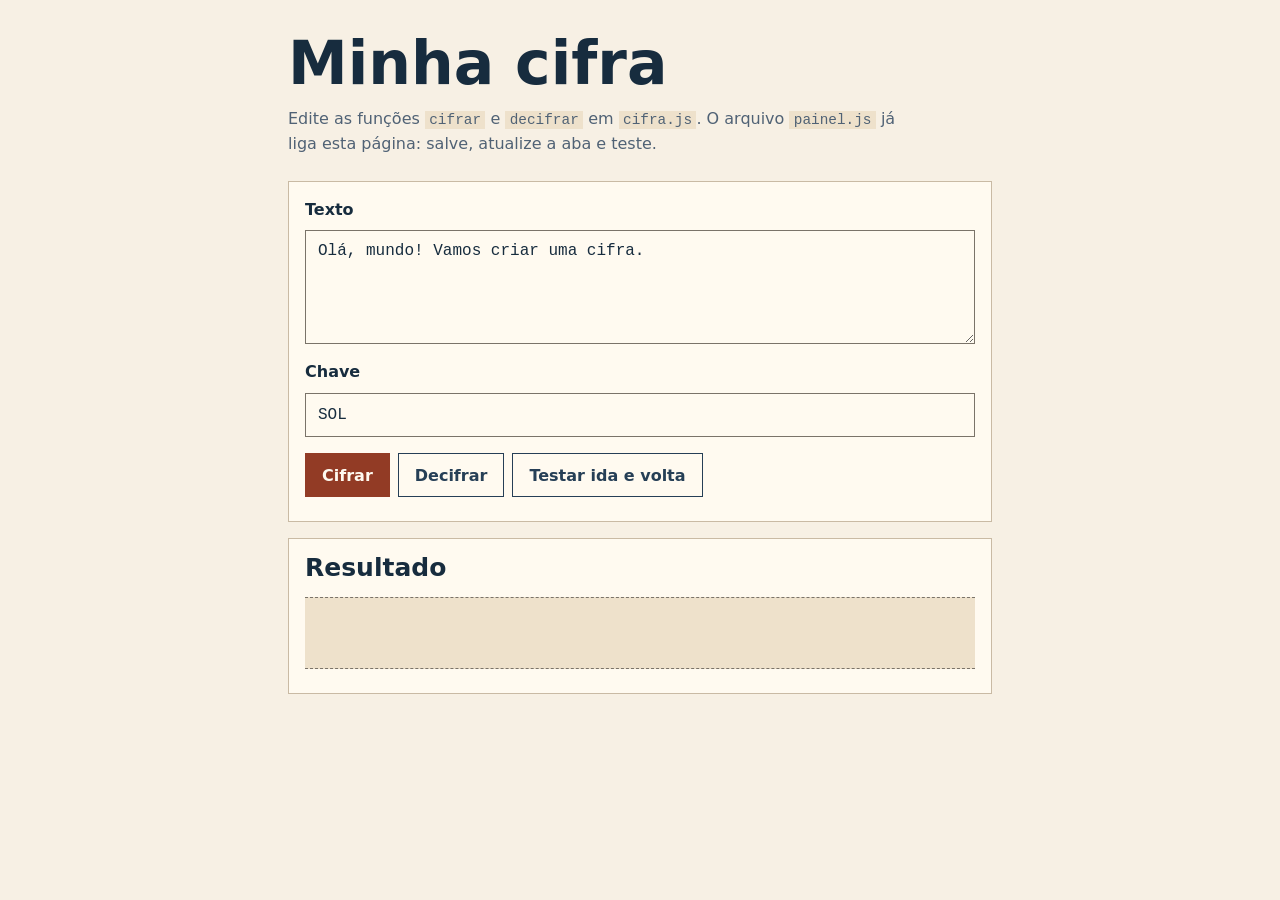
<file: site/desafio-final/kit/index.html>
<!doctype html>
<html lang="pt-BR">
<head>
  <meta charset="utf-8">
  <meta name="viewport" content="width=device-width, initial-scale=1">
  <title>Minha cifra</title>
  <link rel="stylesheet" href="style.css">
  <script src="cifra.js" defer></script>
  <script src="painel.js" defer></script>
</head>
<body>
  <main class="pagina">
    <header class="topo">
      <h1>Minha cifra</h1>
      <p>Edite as funções <code>cifrar</code> e <code>decifrar</code> em <code>cifra.js</code>. O arquivo <code>painel.js</code> já liga esta página: salve, atualize a aba e teste.</p>
    </header>

    <form id="formulario" class="cartao" onsubmit="return false" novalidate>
      <div class="campo">
        <label for="texto">Texto</label>
        <textarea id="texto" rows="4" spellcheck="false" autocomplete="off">Olá, mundo! Vamos criar uma cifra.</textarea>
      </div>
      <div class="campo">
        <label for="chave">Chave</label>
        <input id="chave" type="text" spellcheck="false" autocomplete="off" value="SOL">
      </div>
      <div class="acoes">
        <button type="button" id="cifrar" class="botao botao-primario">Cifrar</button>
        <button type="button" id="decifrar" class="botao">Decifrar</button>
        <button type="button" id="testar" class="botao">Testar ida e volta</button>
      </div>
    </form>

    <section class="cartao" aria-labelledby="titulo-resultado">
      <h2 id="titulo-resultado">Resultado</h2>
      <output id="resultado" class="resultado" for="texto chave"></output>
      <p id="estado" class="estado" role="status"></p>
    </section>
  </main>
</body>
</html>
</file>
<file: site/assets/tokens.css>
:root {
  color-scheme: light dark;
  --p-paper: #f7f0e4;
  --p-paper: oklch(0.957 0.018 79);
  --p-white: #fffaf0;
  --p-white: oklch(0.986 0.014 82);
  --p-sand: #eee1cb;
  --p-sand: oklch(0.916 0.033 79);
  --p-ink: #172c3e;
  --p-ink: oklch(0.285 0.042 245);
  --p-indigo: #263f56;
  --p-indigo: oklch(0.36 0.05 245);
  --p-slate: #506275;
  --p-slate: oklch(0.489 0.036 247);
  --p-blue-paper: #e2eced;
  --p-blue-paper: oklch(0.933 0.013 203);
  --p-line: #c9baa4;
  --p-line: oklch(0.795 0.035 77);
  --p-control-line: #7a7369;
  --p-control-line: oklch(0.556 0.017 76);
  --p-rust: #923b25;
  --p-rust: oklch(0.468 0.122 36);
  --p-rust-dark: #75301e;
  --p-rust-dark: oklch(0.398 0.102 36);
  --p-error-paper: #f5dfd7;
  --p-error-paper: oklch(0.92 0.028 40);
  --p-green: #245740;
  --p-green: oklch(0.414 0.068 160);
  --p-green-paper: #e3ede0;
  --p-green-paper: oklch(0.937 0.024 140);
  --p-space: 0.25rem;

  --surface-primary: var(--p-paper);
  --surface-raised: var(--p-white);
  --surface-secondary: var(--p-sand);
  --surface-note: var(--p-blue-paper);
  --surface-inverse: var(--p-ink);
  --text-primary: var(--p-ink);
  --text-secondary: var(--p-slate);
  --text-inverse: var(--p-white);
  --border-paper: var(--p-line);
  --border-control: var(--p-control-line);
  --action-primary: var(--p-rust);
  --action-hover: var(--p-rust-dark);
  --action-link: var(--p-indigo);
  --status-error: var(--p-rust-dark);
  --status-error-surface: var(--p-error-paper);
  --status-success: var(--p-green);
  --status-success-surface: var(--p-green-paper);
  --space-1: var(--p-space);
  --space-2: calc(var(--p-space) * 2);
  --space-3: calc(var(--p-space) * 3);
  --space-4: calc(var(--p-space) * 4);
  --space-5: calc(var(--p-space) * 5);
  --space-6: calc(var(--p-space) * 6);
  --space-8: calc(var(--p-space) * 8);
  --space-10: calc(var(--p-space) * 10);
  --space-12: calc(var(--p-space) * 12);
  --font-display: 'Barlow Condensed', 'Arial Narrow', sans-serif;
  --font-sans: 'DM Sans', system-ui, sans-serif;
  --font-mono: 'IBM Plex Mono', Consolas, monospace;
  --step-0: 1rem;
  --step-1: 1.25rem;
  --step-2: 1.563rem;
  --step-3: 1.953rem;
  --step-4: 2.441rem;

  --card-challenge-bg: var(--surface-raised);
  --card-guide-bg: var(--surface-note);
  --card-signal-bg: var(--surface-secondary);
  --card-rule: var(--border-paper);
  --input-bg: var(--surface-raised);
  --input-border: var(--border-control);
  --btn-fill: var(--action-primary);
  --btn-hover: var(--action-hover);
  --btn-ink: var(--text-inverse);
  --btn-outline: var(--action-link);
  --focus-ring: var(--action-link);

  --dur-micro: 120ms;
  --dur-state: 220ms;
  --dur-reveal: 350ms;
  --stagger: 90ms;
  --ease-out: cubic-bezier(0.16, 1, 0.3, 1);
  --shadow-lift: 0 4px 10px -4px color-mix(in srgb, var(--p-ink) 40%, transparent);
  --paper-grid: color-mix(in srgb, var(--p-line) 28%, transparent);
  --paper-texture:
    linear-gradient(var(--paper-grid) 1px, transparent 1px),
    linear-gradient(90deg, var(--paper-grid) 1px, transparent 1px);
  --paper-cell: 1.5rem;
  --stamp-ink: var(--action-primary);
}

/* Night telegraph desk: automatic dark mode. Only color tokens change. */
@media (prefers-color-scheme: dark) {
  :root {
    --surface-primary: #111b26;
    --surface-raised: #192636;
    --surface-secondary: #223245;
    --surface-note: #1a2c3a;
    --surface-inverse: #0a121a;
    --text-primary: #f1e8d6;
    --text-secondary: #b4c0cc;
    --text-inverse: #f1e8d6;
    --border-paper: #4a6076;
    --border-control: #8497aa;
    --action-primary: #e58a66;
    --action-hover: #f0a487;
    --action-link: #8fc1e3;
    --status-error: #ffa68c;
    --status-error-surface: #3a211c;
    --status-success: #8fd0a8;
    --status-success-surface: #183024;
    --btn-ink: #111b26;
    --shadow-lift: 0 4px 10px -4px color-mix(in srgb, #000 70%, transparent);
    --paper-grid: color-mix(in srgb, #8497aa 14%, transparent);
  }
}

/* Print always uses the light theme values. */
@media print {
  :root {
    color-scheme: light;
    --surface-primary: var(--p-paper);
    --surface-raised: var(--p-white);
    --surface-secondary: var(--p-sand);
    --surface-note: var(--p-blue-paper);
    --surface-inverse: var(--p-ink);
    --text-primary: var(--p-ink);
    --text-secondary: var(--p-slate);
    --text-inverse: var(--p-white);
    --border-paper: var(--p-line);
    --border-control: var(--p-control-line);
    --action-primary: var(--p-rust);
    --action-hover: var(--p-rust-dark);
    --action-link: var(--p-indigo);
    --status-error: var(--p-rust-dark);
    --status-error-surface: var(--p-error-paper);
    --status-success: var(--p-green);
    --status-success-surface: var(--p-green-paper);
    --btn-ink: var(--text-inverse);
    --shadow-lift: 0 4px 10px -4px color-mix(in srgb, var(--p-ink) 40%, transparent);
    --paper-grid: color-mix(in srgb, var(--p-line) 28%, transparent);
  }
}
</file>
<file: site/assets/style.css>
* { box-sizing: border-box; }

[hidden] { display: none !important; }

body {
  margin: 0;
  color: var(--text-primary);
  background-color: var(--surface-primary);
  background-image: var(--paper-texture);
  background-size: var(--paper-cell) var(--paper-cell);
  font: var(--step-0)/1.55 var(--font-sans);
}

.sprite { position: absolute; width: 0; height: 0; overflow: hidden; }
.icon {
  flex: none;
  width: 1.125em;
  height: 1.125em;
  fill: none;
  stroke: currentColor;
  stroke-width: 2;
  stroke-linecap: round;
  stroke-linejoin: round;
  vertical-align: -0.2em;
  transition: transform var(--dur-micro) var(--ease-out);
}

a { color: var(--action-link); text-underline-offset: 0.22em; }
a:hover { text-decoration-thickness: 0.15em; }
button, textarea { font: inherit; }
p, h1, h2, h3, ol, ul { margin: 0; }
h1, h2 { font-family: var(--font-display); line-height: 1; }
h2 { font-size: var(--step-3); }
h3 { font-size: var(--step-1); line-height: 1.25; }
code, pre { font-family: var(--font-mono); }
:focus-visible { outline: 3px solid var(--focus-ring); outline-offset: 4px; }

.sr-only {
  position: absolute;
  width: 1px;
  height: 1px;
  padding: 0;
  margin: -1px;
  overflow: hidden;
  clip-path: inset(50%);
  white-space: nowrap;
}

.skip-link {
  position: absolute;
  z-index: 1;
  top: var(--space-3);
  left: var(--space-3);
  padding: var(--space-2) var(--space-4);
  background: var(--surface-raised);
  transform: translateY(-160%);
}
.skip-link:focus { transform: translateY(0); }

.frame { width: min(100% - var(--space-12), 71rem); margin-inline: auto; }
.masthead {
  color: var(--text-inverse);
  background: var(--surface-inverse);
  border-bottom: var(--space-1) solid var(--surface-secondary);
}
.masthead-inner {
  display: flex;
  justify-content: space-between;
  align-items: end;
  gap: var(--space-10);
  padding-block: var(--space-8) var(--space-6);
}
.eyebrow {
  font: 600 0.8125rem/1.5 var(--font-mono);
  font-variant-numeric: tabular-nums;
  letter-spacing: 0.09em;
  text-transform: uppercase;
}
.masthead h1 { margin-block: 0 var(--space-3); font-size: clamp(3.75rem, 8vw, 6rem); font-weight: 800; }
.masthead-dot { display: inline-block; width: 0.11em; height: 0.11em; margin-left: 0.09em; background: var(--surface-note); }
.deck { max-width: 43ch; font-size: var(--step-1); }
.masthead-tools { display: grid; justify-items: end; gap: var(--space-5); flex: none; }
.signal-mark { display: flex; align-items: center; gap: var(--space-2); }
.signal-mark i { width: var(--space-2); height: var(--space-2); background: var(--surface-note); border-radius: 999px; }
.signal-mark i:nth-child(2n) { width: var(--space-8); }
.kit-jump {
  display: inline-flex;
  align-items: center;
  gap: var(--space-2);
  min-height: 44px;
  padding-inline: var(--space-4);
  border: 1px solid var(--surface-note);
  color: var(--text-inverse);
  font-weight: 700;
  text-decoration: none;
}
.kit-jump:hover { color: var(--text-primary); background: var(--surface-note); }
.kit-jump:focus-visible { outline-color: var(--text-inverse); }
.boot-status { padding-block: var(--space-6); }

.route { margin-block: var(--space-5); }
.announcement:not(:empty) {
  display: flex;
  align-items: center;
  gap: var(--space-2);
  margin-bottom: var(--space-5);
  padding: var(--space-3) var(--space-4);
  color: var(--status-success);
  background: var(--status-success-surface);
  border: 1px solid var(--status-success);
  border-left-width: var(--space-1);
  font-weight: 700;
}
.route ol {
  display: grid;
  grid-template-columns: repeat(4, minmax(0, 1fr));
  gap: var(--space-2);
  list-style: none;
  padding: 0;
}
.route-button {
  display: flex;
  align-items: center;
  gap: var(--space-3);
  width: 100%;
  min-height: 56px;
  padding: var(--space-2) var(--space-3);
  color: var(--text-primary);
  background: var(--surface-raised);
  border: 1px solid var(--border-paper);
  text-align: start;
  cursor: pointer;
}
.route-button:disabled { background: var(--surface-primary); color: var(--text-secondary); cursor: default; }
.route-button[data-state='open'] { background: var(--status-success-surface); }
.route-button[aria-current='step'] { border-color: var(--action-primary); box-shadow: inset 0 -3px var(--action-primary); }
.route-button:not(:disabled):hover { border-color: var(--action-primary); }
.route-number { font: 600 var(--step-1)/1 var(--font-mono); font-variant-numeric: tabular-nums; }
.route-button > span:last-child { display: grid; font-size: 0.875rem; line-height: 1.25; }
.route-button small { display: inline-flex; align-items: center; gap: var(--space-1); font-size: inherit; color: var(--text-secondary); }
.route li { position: relative; }
.route-stamp {
  position: absolute;
  top: calc(var(--space-2) * -1);
  right: var(--space-2);
  padding: 0 var(--space-1);
  color: var(--stamp-ink);
  background: var(--surface-raised);
  border: 2px solid var(--stamp-ink);
  font: 700 0.6875rem/1.4 var(--font-mono);
  letter-spacing: 0.08em;
  text-transform: uppercase;
  transform: rotate(-6deg);
  pointer-events: none;
}
.route-stamp.is-new { animation: stamp var(--dur-state) var(--ease-out) both; }

.workbench { display: grid; grid-template-columns: minmax(0, 1.85fr) minmax(0, 1fr); gap: var(--space-5); align-items: start; }
.challenge { padding: clamp(1rem, 3vw, 2rem); background: var(--card-challenge-bg); border: 1px solid var(--card-rule); }
.challenge-header { display: grid; grid-template-columns: minmax(0, 1fr) auto; column-gap: var(--space-5); align-items: start; }
.challenge-header > :not(.wheel) { grid-column: 1; }
.challenge-header .wheel { grid-column: 2; grid-row: 1 / span 3; }
.challenge-header h2 { margin-block: var(--space-1) var(--space-3); font-size: clamp(var(--step-3), 5vw, 3.4rem); }
#gate-brief { max-width: 60ch; }
.gate-label { color: var(--action-primary); }
.telegram {
  margin-block: var(--space-5);
  padding: var(--space-3) var(--space-4) var(--space-4);
  background: var(--card-signal-bg);
  border-block: 1px dashed var(--border-control);
}
.telegram-meta { display: flex; justify-content: space-between; align-items: center; gap: var(--space-2); flex-wrap: wrap; }
.ciphertext {
  margin-top: var(--space-3);
  font: 600 clamp(1rem, 2vw, 1.375rem)/1.55 var(--font-mono);
  letter-spacing: 0.07em;
  overflow-wrap: anywhere;
  user-select: all;
}
.copy-status:not(.sr-only) { margin-top: var(--space-3); padding: var(--space-2) var(--space-3); background: var(--surface-raised); border-left: var(--space-1) solid var(--action-link); font-weight: 600; }
.instructions ol, .kit ol { padding-inline-start: var(--space-6); margin-top: var(--space-2); }
.instructions li + li, .kit li + li { margin-top: var(--space-2); }
.instructions li::marker, .kit li::marker { color: var(--action-primary); font: 600 1rem var(--font-mono); }
.answer-form, .review { margin-top: var(--space-6); padding-top: var(--space-4); border-top: 1px solid var(--border-paper); }
.answer-form label { font-weight: 700; }
#answer-help { color: var(--text-secondary); }
.answer-form textarea {
  display: block;
  width: 100%;
  margin-block: var(--space-2) var(--space-3);
  padding: var(--space-2) var(--space-3);
  border: 1px solid var(--input-border);
  color: var(--text-primary);
  background: var(--input-bg);
  min-height: 7rem;
  max-height: 24rem;
  resize: vertical;
}
.answer-form textarea[aria-invalid='true'] { border: 2px solid var(--status-error); }
.answer-form textarea.is-wrong { animation: shake 300ms var(--ease-out); }
.answer-actions { display: flex; align-items: center; gap: var(--space-3); flex-wrap: wrap; }
.answer-status:not(:empty) { padding: var(--space-2) var(--space-3); color: var(--status-error); background: var(--status-error-surface); }
.answer-status.is-fresh { animation: arrive var(--dur-state) var(--ease-out) both; }
.review .button { margin-top: var(--space-3); }

.button {
  display: inline-flex;
  align-items: center;
  gap: var(--space-2);
  min-height: 44px;
  padding: var(--space-2) var(--space-4);
  color: var(--btn-outline);
  background: var(--surface-raised);
  border: 1px solid var(--btn-outline);
  font-weight: 700;
  line-height: 1.2;
  cursor: pointer;
}
.button:hover { background: var(--surface-note); }
.button-primary { color: var(--btn-ink); background: var(--btn-fill); border-color: var(--btn-fill); }
.button-primary:hover { background: var(--btn-hover); border-color: var(--btn-hover); }
.button:disabled { cursor: wait; }
.button-small { font-size: 0.875rem; min-height: 36px; }
.button-text { background: transparent; border-color: transparent; text-decoration: underline; text-underline-offset: 0.22em; }

.button, .route-button, .kit-jump, .downloads a { transition: transform var(--dur-micro) var(--ease-out); }
.button:not(:disabled):not(.button-text):hover,
.route-button:not(:disabled):hover,
.downloads a:hover { transform: translateY(-1px); box-shadow: var(--shadow-lift); }
.button:not(:disabled):active,
.route-button:not(:disabled):active,
.downloads a:active,
.kit-jump:active { transform: translateY(1px); box-shadow: none; }
.button:hover .icon-check, .button:hover .icon-route, .button:hover .icon-copy, .kit-jump:hover .icon { transform: translateX(2px); }
.button:hover .icon-back { transform: translateX(-2px); }
.button:hover .icon-reset { transform: rotate(-30deg); }

.guide { min-width: 0; padding: var(--space-5); background: var(--card-guide-bg); border-top: var(--space-1) solid var(--action-link); }
.guide-header p { margin-top: var(--space-2); color: var(--text-secondary); }
.concept {
  position: relative;
  margin-block: var(--space-5) var(--space-6);
  padding: var(--space-4);
  background: var(--surface-raised);
  border: 1px solid var(--card-rule);
}
.concept::after {
  content: '';
  position: absolute;
  bottom: -0.5rem;
  left: var(--space-5);
  width: 0.875rem;
  height: 0.875rem;
  background: var(--surface-raised);
  border-right: 1px solid var(--card-rule);
  border-bottom: 1px solid var(--card-rule);
  transform: rotate(45deg);
}
.concept h3, .hint-section h3, .references h3 { font-size: var(--step-0); }
.concept p { margin-top: var(--space-2); }
.hint-section details { background: var(--surface-raised); margin-top: var(--space-2); border: 1px solid var(--card-rule); }
summary { padding: var(--space-3); cursor: pointer; font-weight: 700; }
summary:hover { color: var(--action-primary); }
.hint-body { padding: 0 var(--space-3) var(--space-3); }
.hint-body pre {
  margin: var(--space-3) 0 0;
  padding: var(--space-3);
  white-space: pre-wrap;
  overflow-wrap: anywhere;
  background: var(--surface-inverse);
  color: var(--text-inverse);
  font-size: 0.875rem;
}
.references { margin-top: var(--space-5); }
.references ul { padding-inline-start: var(--space-5); margin-top: var(--space-2); }
.references a { display: inline-block; padding-block: var(--space-1); }

.completion { position: relative; overflow: hidden; padding: clamp(var(--space-5), 5vw, var(--space-10)); background: var(--status-success-surface); border: 1px solid var(--status-success); }
.completion::after {
  content: 'Portões abertos';
  content: 'Portões abertos' / '';
  position: absolute;
  top: var(--space-3);
  right: var(--space-3);
  padding: 0 var(--space-1);
  color: var(--status-success);
  border: 2px solid var(--status-success);
  font: 700 0.6875rem/1.4 var(--font-mono);
  letter-spacing: 0.08em;
  text-transform: uppercase;
  transform: rotate(-6deg);
  pointer-events: none;
}
.completion.is-celebrating::after { animation: stamp var(--dur-state) var(--ease-out) calc(var(--dur-reveal) * 3) both; }
.completion.is-celebrating::before {
  content: '';
  position: absolute;
  top: 0;
  left: 0;
  right: 0;
  height: var(--space-3);
  background: repeating-linear-gradient(90deg, var(--status-success) 0 var(--space-2), transparent var(--space-2) var(--space-3));
  transform-origin: left center;
  pointer-events: none;
  animation: tape calc(var(--dur-reveal) * 4) var(--ease-out) both;
}
.completion-summary, .completion-code { margin-top: var(--space-6); padding-top: var(--space-4); border-top: 1px solid var(--status-success); }
.completion-summary h3, .completion-code h3 { font-size: var(--step-2); }
.summary-list { display: grid; gap: var(--space-1); max-width: 40rem; margin-top: var(--space-3); padding: 0; list-style: none; }
.summary-list li {
  display: grid;
  grid-template-columns: minmax(0, 1fr) minmax(0, 1fr) minmax(0, 1fr);
  gap: var(--space-2);
  padding: var(--space-2) var(--space-3);
  background: var(--surface-raised);
  border: 1px solid var(--card-rule);
}
.summary-list b { font-family: var(--font-mono); }
.summary-total { margin-top: var(--space-3); font-weight: 600; }
.code-value { margin-block: var(--space-3); }
.code-value code {
  display: inline-block;
  max-width: 100%;
  padding: var(--space-2) var(--space-4);
  background: var(--surface-raised);
  border: 2px dashed var(--status-success);
  font: 700 clamp(1.25rem, 6vw, var(--step-4))/1.2 var(--font-mono);
  letter-spacing: 0.06em;
  overflow-wrap: anywhere;
  user-select: all;
}
.code-status:not(.sr-only) { margin-top: var(--space-2); font-weight: 600; }
.completion-code > p:last-child { margin-top: var(--space-3); }
.ciphertext[aria-busy='true'] { user-select: none; }
.completion h2 { margin-block: var(--space-2) var(--space-3); font-size: clamp(var(--step-4), 6vw, 4rem); }
.completion p { max-width: 56ch; }
.completion-next { margin-top: var(--space-6); padding-top: var(--space-4); border-top: 1px solid var(--status-success); }
.completion-next h3 { font-size: var(--step-2); }
.completion-next p { margin-top: var(--space-2); }
.completion-actions { display: flex; flex-wrap: wrap; gap: var(--space-2); margin-top: var(--space-4); }
.completion-actions .button { display: inline-flex; align-items: center; text-decoration: none; }
.kit {
  display: grid;
  grid-template-columns: minmax(0, 0.9fr) minmax(0, 1.1fr);
  gap: var(--space-6);
  margin-top: var(--space-8);
  padding: var(--space-5);
  background: var(--surface-secondary);
  border-left: var(--space-1) solid var(--action-link);
}
.kit h2 + p { margin-top: var(--space-2); }
.downloads { display: flex; flex-wrap: wrap; gap: var(--space-2); margin-top: var(--space-3); }
.downloads a {
  display: inline-flex;
  align-items: center;
  gap: var(--space-2);
  min-height: 44px;
  padding: var(--space-2);
  background: var(--surface-raised);
  border: 1px solid var(--border-control);
  font: 0.875rem var(--font-mono);
}
.team-note { margin-block: var(--space-4); border-block: 1px solid var(--border-paper); }
.team-note p { padding: 0 var(--space-3) var(--space-4); max-width: 80ch; }
.footer { display: flex; flex-wrap: wrap; justify-content: space-between; align-items: center; gap: var(--space-2); padding-bottom: var(--space-5); }
.footer p { color: var(--text-secondary); }
.footer-link { color: var(--action-link); font-weight: 600; }

dialog { max-width: min(32rem, 100% - var(--space-8)); padding: var(--space-5); color: var(--text-primary); background: var(--surface-raised); border: 2px solid var(--border-control); }
dialog::backdrop { background: color-mix(in srgb, var(--surface-inverse) 75%, transparent); }
dialog p { margin-top: var(--space-3); }
.dialog-actions { display: flex; flex-wrap: wrap; gap: var(--space-2); margin-top: var(--space-5); }

@media (max-width: 52rem) {
  .frame { width: min(100% - var(--space-8), 45rem); }
  .workbench, .kit { grid-template-columns: minmax(0, 1fr); }
  .guide { display: grid; grid-template-columns: repeat(2, minmax(0, 1fr)); gap: var(--space-4); }
  .guide-header { grid-column: 1 / -1; }
  .concept, .references { margin: 0; }
  .masthead-inner { gap: var(--space-4); align-items: start; }
}

@media (max-width: 36rem) {
  .masthead-inner { display: grid; }
  .masthead-tools { justify-items: start; }
  .signal-mark { display: none; }
  .deck { font-size: var(--step-0); }
  .route { margin-block: var(--space-3); }
  .challenge-header { grid-template-columns: minmax(0, 1fr); }
  .challenge-header .wheel { grid-column: 1; grid-row: auto; margin-top: var(--space-4); }
  .route ol { gap: var(--space-1); }
  .route-button { display: grid; justify-content: center; justify-items: center; gap: var(--space-1); padding: var(--space-2) var(--space-1); text-align: center; }
  .route-button b { position: absolute; width: 1px; height: 1px; overflow: hidden; clip-path: inset(50%); }
  .route-number { font-size: var(--step-0); }
  .route-button small .icon { display: none; }
  .guide { grid-template-columns: minmax(0, 1fr); }
  .concept { margin-bottom: var(--space-2); }
  .completion::after { display: none; }
  .summary-list li { grid-template-columns: minmax(0, 1fr) minmax(0, 1fr); }
  .summary-list b { grid-column: 1 / -1; }
}

.is-entering .challenge > *,
.is-entering > .guide,
.completion.is-entering > * { animation: rise var(--dur-reveal) var(--ease-out) both; }
.is-entering .challenge > :nth-child(2),
.completion.is-entering > :nth-child(2) { animation-delay: var(--stagger); }
.is-entering .challenge > :nth-child(n+3),
.is-entering > .guide,
.completion.is-entering > :nth-child(n+3) { animation-delay: calc(var(--stagger) * 2); }

@keyframes shake {
  0%, 100% { transform: translateX(0); }
  20% { transform: translateX(-6px); }
  40% { transform: translateX(6px); }
  60% { transform: translateX(-4px); }
  80% { transform: translateX(3px); }
}
@keyframes arrive {
  from { opacity: 0; transform: translateX(-6px); }
  to { opacity: 1; transform: none; }
}
@keyframes stamp {
  from { opacity: 0; transform: scale(1.8) rotate(-6deg); }
  to { opacity: 1; transform: scale(1) rotate(-6deg); }
}
@keyframes tape {
  0% { opacity: 1; transform: scaleX(0); }
  60% { opacity: 1; transform: scaleX(1); }
  100% { opacity: 0; transform: scaleX(1); }
}
@keyframes rise {
  from { opacity: 0; transform: translateY(0.5rem); }
  to { opacity: 1; transform: none; }
}

/* Print: plain paper, no interactive chrome, no decorative grid or dark band. */
@media print {
  body { background: none; color: var(--text-primary); }
  .masthead { background: none; color: var(--text-primary); border-bottom: 1px solid var(--border-control); }
  .masthead-inner { padding-block: var(--space-4); }
  .masthead-dot { background: var(--action-primary); }
  .emblem { color: var(--text-primary); }
  .emblem .acc { stroke: var(--action-link); }
  .emblem .acc-fill { fill: var(--action-link); }
  .skip-link, .masthead-tools, .route, button, .button, .kit, .downloads, .footer-link, .kit-jump, .announcement { display: none !important; }
  .completion-code, .completion-summary, .summary-list { break-inside: avoid; }
}

@media (prefers-reduced-motion: reduce) {
  *, *::before, *::after { animation-duration: 0.01ms !important; animation-delay: 0s !important; transition-duration: 0.01ms !important; scroll-behavior: auto !important; }
}
</file>
<file: site/assets/wheel.css>
/*
 * Caesar cipher wheel (site/wheel.mjs).
 * The integrator places .wheel inside .challenge-header.
 * Uses only custom properties from tokens.css.
 */

.wheel {
  position: relative;
  z-index: 1;
  width: 10rem;
  margin: 0;
  cursor: zoom-in;
}

.wheel:focus-visible {
  outline: 2px solid var(--focus-ring);
  outline-offset: 4px;
}

.wheel svg {
  display: block;
  width: 100%;
  aspect-ratio: 1;
  height: auto;
  overflow: visible;
  border-radius: 50%;
  transition: transform 0.3s ease, box-shadow 0.3s ease;
  transform-origin: top right;
}

.wheel:hover svg,
.wheel:focus-visible svg {
  position: relative;
  z-index: 5;
  transform: scale(2);
  background: var(--surface-raised);
  box-shadow: 0 0.25rem 0.75rem var(--border-paper);
}

.wheel-ring {
  fill: var(--surface-raised);
  stroke: var(--border-paper);
  stroke-width: 1;
}

.wheel-ring-edge {
  fill: none;
  stroke: var(--border-paper);
  stroke-width: 1;
}

.wheel-disc {
  fill: var(--surface-note);
  stroke: var(--border-paper);
  stroke-width: 1;
}

.wheel-tick {
  stroke: var(--border-paper);
  stroke-width: 0.6;
}

.wheel-inner {
  transform-box: view-box;
  transform-origin: 100px 100px;
  transition: transform 1.2s ease-in-out;
}

.wheel-letter {
  font-family: var(--font-mono);
  font-weight: 600;
  fill: var(--text-primary);
  text-anchor: middle;
  dominant-baseline: central;
  user-select: none;
}

.wheel-letter-outer {
  font-size: 11px;
}

.wheel-letter-inner {
  font-size: 10px;
  fill: var(--action-link);
}

.wheel-hub {
  fill: var(--surface-raised);
  stroke: var(--border-paper);
  stroke-width: 1;
}

.wheel-shift {
  font-family: var(--font-mono);
  font-weight: 600;
  font-size: 13px;
  fill: var(--text-primary);
  text-anchor: middle;
  dominant-baseline: central;
}

.wheel-marker {
  fill: none;
  stroke: var(--action-primary);
  stroke-width: 2;
  pointer-events: none;
}

.wheel-caption {
  margin-top: var(--space-2);
  max-width: 16rem;
  font-family: var(--font-mono);
  font-size: 0.8125rem;
  line-height: 1.4;
  color: var(--text-secondary);
}

.wheel-note {
  margin-top: var(--space-2);
  max-width: 16rem;
  font-size: 0.875rem;
  font-weight: 600;
  line-height: 1.4;
  color: var(--text-primary);
}

@media (max-width: 36rem) {
  .wheel {
    width: 8rem;
  }

  /* On mobile the wheel sits left-aligned under the text. */
  .wheel svg {
    transform-origin: top left;
  }
}

@media (prefers-reduced-motion: reduce) {
  .wheel svg,
  .wheel-inner {
    transition: none;
  }
}
</file>
<file: site/assets/brand.css>
/* Masthead brand: station roundel with the letter A. Tokens only. */
.brand-row {
  display: flex;
  align-items: center;
  gap: var(--space-4);
  margin-block-end: var(--space-3);
}
.brand-row h1 { margin-block: 0; min-width: 0; }
.emblem {
  flex: none;
  width: clamp(3.5rem, 8vw, 5.5rem);
  height: auto;
  color: var(--text-inverse);
  fill: none;
  stroke-linecap: round;
  stroke-linejoin: round;
}
.emblem .ink { stroke: currentColor; }
.emblem .acc { stroke: var(--surface-note); }
.emblem .acc-fill { fill: var(--surface-note); stroke: none; }
.emblem .acc { stroke-linecap: butt; }


@media (max-width: 36rem) {
  .brand-row { flex-direction: column; align-items: flex-start; gap: var(--space-2); }
  .emblem { width: 3.25rem; }
}
@media (prefers-reduced-motion: reduce) {
  .emblem { transition: none; animation: none; }
}
</file>
<file: site/assets/glossario.css>
/* Inline glossary terms and the shared paper-slip popover. Tokens only. */

.term {
  display: inline;
  margin: 0;
  padding: 0;
  border: 0;
  border-radius: 0;
  background: none;
  color: inherit;
  font: inherit;
  letter-spacing: inherit;
  text-align: inherit;
  text-decoration: underline dotted;
  text-decoration-thickness: 2px;
  text-underline-offset: 0.2em;
  text-decoration-color: var(--action-link);
  cursor: help;
}

.term:hover,
.term[aria-expanded='true'] {
  background: var(--surface-secondary);
}

.term:focus-visible {
  outline: 2px solid var(--focus-ring);
  outline-offset: 2px;
  border-radius: 2px;
}

.term-pop {
  position: fixed;
  top: 0;
  left: 0;
  z-index: 40;
  box-sizing: border-box;
  width: max-content;
  max-width: min(18rem, calc(100vw - 1.5rem));
  padding: var(--space-3) var(--space-4);
  border: 1px solid var(--border-paper);
  border-top: 3px solid var(--action-link);
  background: var(--surface-raised);
  color: var(--text-primary);
  font-family: var(--font-sans);
  font-size: 0.9rem;
  line-height: 1.45;
  box-shadow: var(--shadow-lift);
  overflow-wrap: anywhere;
  opacity: 0;
  visibility: hidden;
  transform: translateY(4px);
  transition:
    opacity var(--dur-micro) var(--ease-out),
    transform var(--dur-micro) var(--ease-out),
    visibility 0s linear var(--dur-micro);
}

.term-pop[data-side='above'] {
  transform: translateY(-4px);
}

.term-pop[data-open='true'] {
  opacity: 1;
  visibility: visible;
  transform: none;
  transition-delay: 0s;
}

.term-pop[data-instant='true'] {
  transition: none;
}

.term-pop-title {
  display: block;
  margin-bottom: var(--space-1);
  font-family: var(--font-display);
  font-size: var(--step-1);
  font-weight: 600;
  line-height: 1.1;
  letter-spacing: 0.02em;
}

.term-pop-text {
  display: block;
}

.term-pop-code {
  margin: var(--space-2) 0 0;
  padding: var(--space-2) var(--space-3);
  background: var(--surface-secondary);
  color: var(--text-primary);
  font-family: var(--font-mono);
  font-size: 0.8rem;
  line-height: 1.4;
  white-space: pre-wrap;
  overflow-wrap: anywhere;
}

@media (prefers-reduced-motion: reduce) {
  .term-pop,
  .term-pop[data-side='above'] {
    transform: none;
    transition: opacity var(--dur-micro) linear, visibility 0s linear var(--dur-micro);
  }
}

@media (forced-colors: active) {
  .term {
    text-decoration-color: LinkText;
  }
  .term-pop {
    border: 1px solid CanvasText;
  }
}
</file>
<file: site/desafio-final/desafio.css>
/* Final challenge page: extra styles only. Base look comes from ../assets/style.css.
   Uses custom properties from ../assets/tokens.css exclusively. */

.back-link { display: inline-flex; }

/* Shared rhythm for the page sections. Each section has its own role and layout. */
main > section[id] { margin-top: var(--space-8); min-width: 0; }
main > section[id]:first-child { margin-top: var(--space-6); }
main > section[id] h2 { margin-block: var(--space-1) var(--space-3); font-size: clamp(var(--step-3), 5vw, 2.75rem); }
main > section[id] > p { max-width: 64ch; }
main > section[id] .gate-label { color: var(--action-link); }
main > section[id] code { overflow-wrap: anywhere; }

/* Mission: a perforated dispatch slip with numbered steps. */
.slip {
  padding: clamp(1rem, 3vw, 2rem);
  background: var(--surface-raised);
  border-block: 2px dashed var(--border-control);
}
.slip-steps { margin: var(--space-5) 0 0; padding: 0; list-style: none; counter-reset: mission; }
.slip-steps li {
  position: relative;
  padding: var(--space-3) 0 var(--space-3) var(--space-12);
  border-top: 1px dashed var(--border-control);
  counter-increment: mission;
  overflow-wrap: break-word;
}
.slip-steps li::before {
  content: counter(mission, decimal-leading-zero);
  position: absolute;
  top: var(--space-3);
  left: 0;
  color: var(--action-link);
  font: 600 var(--step-1)/1.25 var(--font-mono);
}

/* Rules: heading in the left margin, numbered clauses on bare paper. */
.rules-sheet {
  display: grid;
  grid-template-columns: minmax(0, 15rem) minmax(0, 1fr);
  column-gap: var(--space-8);
  align-items: start;
}
.rules-sheet > .eyebrow, .rules-sheet > h2 { grid-column: 1; }
.rules-sheet > .rules { grid-column: 2; grid-row: 1 / span 3; }
.rules { margin: 0; padding: 0; list-style: none; counter-reset: rule; max-width: 70ch; }
.rules li {
  position: relative;
  padding: var(--space-3) 0 var(--space-3) var(--space-8);
  border-bottom: 1px solid var(--card-rule);
  counter-increment: rule;
  overflow-wrap: anywhere;
}
.rules li::before {
  content: counter(rule);
  position: absolute;
  left: 0;
  top: var(--space-3);
  color: var(--text-secondary);
  font: 600 var(--step-1)/1.2 var(--font-mono);
}

/* Ideas: a ledger with level labels and a worked example per row. */
.ledger { padding-block: var(--space-4); border-block: 1px solid var(--card-rule); }
.ideas { display: grid; grid-template-columns: minmax(0, 14rem) minmax(0, 1fr); margin: var(--space-4) 0 0; }
.ideas dt, .ideas dd { margin: 0; padding-block: var(--space-4); border-top: 1px dashed var(--border-control); min-width: 0; }
.ideas dt { display: grid; align-content: start; gap: var(--space-1); padding-right: var(--space-4); }
.idea-name { font: 700 var(--step-1)/1.2 var(--font-display); overflow-wrap: anywhere; }
.ideas dd p + p { margin-top: var(--space-2); }
.level { color: var(--text-secondary); }

.example {
  padding: var(--space-2) var(--space-3);
  background: var(--surface-secondary);
  font: 500 0.875rem/1.5 var(--font-mono);
  white-space: pre-wrap;
  overflow-wrap: anywhere;
}

/* Tips: a checklist on bare paper, each line closed by a ruled line. */
.tips { margin: var(--space-4) 0 0; padding: 0; list-style: none; max-width: 70ch; }
.tips li {
  position: relative;
  padding: var(--space-3) 0 var(--space-3) var(--space-6);
  border-bottom: 1px solid var(--card-rule);
  overflow-wrap: anywhere;
}
.tips li::before {
  content: "";
  position: absolute;
  left: 0;
  top: var(--space-4);
  width: 0.75rem;
  height: 0.75rem;
  border: 2px solid var(--action-link);
}

.code-block {
  margin: var(--space-3) 0 0;
  padding: var(--space-3) var(--space-4);
  background: var(--surface-inverse);
  color: var(--text-inverse);
  font-size: 0.875rem;
  white-space: pre-wrap;
  overflow-wrap: anywhere;
}

/* Curiosities: margin notes on a blue-paper band, set in two columns. */
.marginalia { padding: clamp(1rem, 3vw, 2rem); background: var(--card-guide-bg); }
.facts { columns: 2 18rem; column-gap: var(--space-8); margin: var(--space-4) 0 0; padding: 0; list-style: none; }
.facts li { break-inside: avoid; padding-block: var(--space-3); border-top: 1px dashed var(--border-control); overflow-wrap: anywhere; }
.facts b { display: block; margin-bottom: var(--space-1); color: var(--action-link); font: 600 0.8125rem/1.5 var(--font-mono); letter-spacing: 0.09em; text-transform: uppercase; }

.kit.section-kit { margin-top: var(--space-8); }

.sheet { margin-top: var(--space-8); }
.sheet-list { display: grid; gap: var(--space-3); margin: 0; padding: 0 var(--space-3) var(--space-4); max-width: 70ch; }
.sheet-list dt { font-weight: 700; }
.sheet-list dd { min-height: 2rem; margin: 0 0 var(--space-3); border-bottom: 1px solid var(--border-control); }
.sheet-hint { padding: 0 var(--space-3) var(--space-4); color: var(--text-secondary); }

@media (max-width: 52rem) {
  .rules-sheet { grid-template-columns: minmax(0, 1fr); }
  .rules-sheet > .rules { grid-column: 1; grid-row: auto; margin-top: var(--space-4); }
}

@media (max-width: 36rem) {
  .ideas { grid-template-columns: minmax(0, 1fr); }
  .ideas dt { padding-bottom: 0; padding-right: 0; }
  .ideas dd { border-top: 0; padding-top: var(--space-2); }
  main > section[id] { margin-top: var(--space-5); }
}

@media print {
  .skip-link, .masthead, main > section[id], .footer, .sheet-hint { display: none !important; }
  body { background: none; }
  .sheet { display: block !important; margin: 0; border: 0; }
  /* The summary text becomes the printed title; no disclosure marker. */
  .sheet summary { list-style: none; padding: 0 var(--space-3) var(--space-4); font: 800 var(--step-3)/1.1 var(--font-display); }
  .sheet summary::marker { content: ''; }
  .sheet summary::-webkit-details-marker { display: none; }
  /* Taller writing areas for handwriting. */
  .sheet-list dd { min-height: 1.5cm; }
  .sheet-list dd.field-tall { min-height: 2.8cm; }
}

a.button { display: inline-flex; align-items: center; text-decoration: none; }
</file>
<file: site/professor/professor.css>
/* Teacher board: extra styles only. Base look comes from ../assets/style.css.
   Uses custom properties from ../assets/tokens.css exclusively. */

.back-link { display: inline-flex; }

main > section { margin-top: var(--space-8); min-width: 0; }
main > section:first-child { margin-top: var(--space-6); }
main > section h2 { margin-block: var(--space-1) var(--space-3); font-size: clamp(var(--step-3), 5vw, 2.75rem); }
main > section > p { max-width: 64ch; }
main > section .gate-label { color: var(--action-link); }

.mono { font-family: var(--font-mono); overflow-wrap: anywhere; }
.note { color: var(--text-secondary); }

.slip {
  padding: clamp(1rem, 3vw, 2rem);
  background: var(--surface-raised);
  border-block: 2px dashed var(--border-control);
}

/* Form */
.team-form {
  display: grid;
  grid-template-columns: minmax(0, 1fr) minmax(0, 1fr) auto;
  gap: var(--space-4);
  align-items: start;
  margin-top: var(--space-5);
  padding-top: var(--space-4);
  border-top: 1px solid var(--border-paper);
}
.field { min-width: 0; }
.field label { display: block; font-weight: 700; }
.field input {
  display: block;
  width: 100%;
  min-height: 44px;
  margin-block: var(--space-2);
  padding: var(--space-2) var(--space-3);
  border: 1px solid var(--input-border);
  color: var(--text-primary);
  background: var(--input-bg);
  font-family: var(--font-mono);
}
.field input[aria-invalid='true'] { border: 2px solid var(--status-error); }
.help { margin: 0; color: var(--text-secondary); font-size: 0.875rem; }
.form-actions { align-self: start; padding-top: calc(1.5em + var(--space-2)); }
.form-status:not(:empty) {
  max-width: 64ch;
  margin-top: var(--space-4);
  padding: var(--space-2) var(--space-3);
  border-left: var(--space-1) solid var(--action-link);
  background: var(--surface-note);
  font-weight: 600;
}
.form-status.is-error:not(:empty) {
  color: var(--status-error);
  background: var(--status-error-surface);
  border-left-color: var(--status-error);
}

/* Board */
.summary { font-weight: 600; }
.summary p { margin: 0; }
.gate-avg {
  display: grid;
  grid-template-columns: repeat(auto-fit, minmax(11rem, 1fr));
  gap: var(--space-3);
  margin: var(--space-3) 0 0;
  padding: 0;
  list-style: none;
  font-weight: 400;
}
.gate-avg li {
  padding: var(--space-3);
  background: var(--surface-raised);
  border: 1px solid var(--border-paper);
}
.gate-avg li.is-hardest { border: 2px solid var(--text-primary); }
.gate-avg b { display: block; font-family: var(--font-display); font-size: var(--step-1); }
.gate-avg .num { font-family: var(--font-mono); font-variant-numeric: tabular-nums; }
.gate-avg .flag {
  display: block;
  margin-top: var(--space-1);
  color: var(--status-error);
  font-weight: 700;
  text-transform: uppercase;
  font-size: 0.8125rem;
  letter-spacing: 0.04em;
}
.empty {
  padding: var(--space-4);
  background: var(--surface-note);
  border: 1px dashed var(--border-control);
}

.table-wrap {
  position: relative; /* contains the absolute .sr-only header text */
  margin-top: var(--space-4);
  max-width: 100%;
  overflow-x: auto;
  background: var(--surface-raised);
  border: 1px solid var(--border-paper);
}
.table-wrap table { width: 100%; min-width: 44rem; border-collapse: collapse; font-variant-numeric: tabular-nums; }
caption { padding: var(--space-3); text-align: left; color: var(--text-secondary); font-weight: 600; }
th, td { padding: var(--space-2) var(--space-3); text-align: left; border-top: 1px solid var(--border-paper); vertical-align: middle; }
thead th { border-top: 2px solid var(--border-control); font-family: var(--font-display); font-size: var(--step-1); }
th .sub { display: block; color: var(--text-secondary); font: 400 0.75rem/1.3 var(--font-sans); }
tbody th { font-weight: 700; overflow-wrap: anywhere; max-width: 14rem; }
td { font-family: var(--font-mono); }
td.is-hardest { font-weight: 700; text-decoration: underline; text-underline-offset: 0.2em; }
.col-action { width: 1%; }

.board-actions { display: flex; flex-wrap: wrap; gap: var(--space-3); margin-top: var(--space-4); }
.storage-note:not(:empty) {
  max-width: 64ch;
  margin-top: var(--space-3);
  padding: var(--space-2) var(--space-3);
  color: var(--status-error);
  background: var(--status-error-surface);
}

@media (max-width: 52rem) {
  .team-form { grid-template-columns: minmax(0, 1fr); }
  .form-actions { padding-top: 0; }
}

@media print {
  .skip-link, .back-link, .signal-mark, .masthead-tools, #registro, .board-actions, .col-action, .row-remove, .footer .button, dialog, .storage-note { display: none !important; }
  body { background: none; }
  .masthead { background: none; color: var(--text-primary); }
  .table-wrap { overflow: visible; border-color: var(--text-primary); margin-bottom: var(--space-4); }
  .footer { margin-top: var(--space-4); }
  .table-wrap table { min-width: 0; }
  main > section { margin-top: var(--space-4); }
}
</file>
<file: site/starter/style.css>
:root {
  /* Primitives */
  --p-starter-cream: #f3ecdc;
  --p-starter-sheet: #fffaf1;
  --p-starter-blue: #203042;
  --p-starter-line: #737884;
  --p-starter-rust: #8b371e;
  --p-starter-rust-deep: #6d2b18;
  --p-starter-unit: 0.25rem;
  --p-starter-display: "Instrument Serif", Georgia, serif;
  --p-starter-sans: "Atkinson Hyperlegible Next", system-ui, sans-serif;
  --p-starter-mono: "IBM Plex Mono", Consolas, monospace;

  /* Semantic roles */
  --surface-starter-page: var(--p-starter-cream);
  --text-starter-page: var(--p-starter-blue);
  --surface-starter-paper: var(--p-starter-sheet);
  --text-starter-paper: var(--p-starter-blue);
  --surface-starter-action: var(--p-starter-rust);
  --text-starter-action: var(--p-starter-sheet);
  --action-starter-hover: var(--p-starter-rust-deep);
  --border-starter-field: var(--p-starter-line);
  --border-starter-focus: var(--p-starter-rust);
  --space-starter-page: clamp(1rem, 5vw, 3rem);
  --space-starter-field: calc(3 * var(--p-starter-unit));

  /* Components */
  --panel-starter-padding: clamp(1rem, 3vw, 1.5rem);
  --panel-starter-paper: var(--surface-starter-paper);
  --field-starter-line: var(--border-starter-field);
  --button-starter-fill: var(--surface-starter-action);
  --button-starter-ink: var(--text-starter-action);
}

*, *::before, *::after {
  box-sizing: border-box;
}

body {
  margin: 0;
  padding: var(--space-starter-page);
  background: var(--surface-starter-page);
  color: var(--text-starter-page);
  font: 1rem/1.55 var(--p-starter-sans);
  font-variant-numeric: tabular-nums;
}

main {
  width: min(100%, 62rem);
  margin-inline: auto;
}

header {
  margin-block-end: 2rem;
  padding-block: 1.25rem;
  border-block: 2px solid var(--text-starter-page);
}

h1 {
  margin: 0 0 0.5rem;
  font: 600 clamp(2rem, 5vw, 3.5rem)/1.02 var(--p-starter-display);
}

h2, label {
  display: block;
  margin: 0 0 0.5rem;
  font-size: 1.25rem;
  font-weight: 700;
  line-height: 1.25;
}

p {
  margin: 0;
}

code, textarea, output {
  font-family: var(--p-starter-mono);
}

.folhas {
  display: grid;
  grid-template-columns: repeat(2, minmax(0, 1fr));
  gap: 1rem;
}

.folha {
  min-width: 0;
  padding: var(--panel-starter-padding);
  border: 1px solid var(--field-starter-line);
  background: var(--panel-starter-paper);
}

.folha-resultado {
  border-block-start: 4px double var(--field-starter-line);
}

textarea, output {
  display: block;
  width: 100%;
  min-height: 9rem;
  padding: var(--space-starter-field);
  color: var(--text-starter-paper);
  font-size: 1rem;
  line-height: 1.5;
}

textarea {
  border: 1px solid var(--field-starter-line);
  border-radius: 0;
  background: var(--surface-starter-paper);
  resize: vertical;
}

output {
  border-block: 1px dashed var(--field-starter-line);
  white-space: pre-wrap;
  overflow-wrap: anywhere;
}

select {
  display: block;
  width: 100%;
  min-height: 2.75rem;
  margin-block-end: 1rem;
  padding: 0.5rem var(--space-starter-field);
  border: 1px solid var(--field-starter-line);
  border-radius: 0;
  background: var(--surface-starter-paper);
  color: var(--text-starter-paper);
  font: inherit;
}

button {
  min-height: 2.75rem;
  margin-block-start: 0.75rem;
  padding: 0.5rem 1rem;
  border: 1px solid var(--button-starter-fill);
  background: var(--button-starter-fill);
  color: var(--button-starter-ink);
  font: inherit;
  font-weight: 700;
  cursor: pointer;
}

button:hover {
  background: var(--action-starter-hover);
}

button:focus-visible, textarea:focus-visible, select:focus-visible {
  outline: 3px solid var(--border-starter-focus);
  outline-offset: 3px;
}

#estado {
  margin-block-start: 0.75rem;
  overflow-wrap: anywhere;
}

#estado.aviso {
  padding-inline-start: 0.75rem;
  border-inline-start: 4px solid var(--surface-starter-action);
  color: var(--p-starter-rust-deep);
  font-weight: 700;
}

@media (max-width: 43rem) {
  .folhas {
    grid-template-columns: minmax(0, 1fr);
  }
}
</file>
<file: site/desafio-final/kit/style.css>
/* Minha cifra - standalone stylesheet (no imports, works offline).
   Structure: primitives -> semantic -> component tokens. */

:root {
  /* primitives */
  --p-paper: #f7f0e4;
  --p-white: #fffaf0;
  --p-sand: #eee1cb;
  --p-ink: #172c3e;
  --p-indigo: #263f56;
  --p-slate: #506275;
  --p-line: #c9baa4;
  --p-control-line: #7a7369;
  --p-rust: #923b25;
  --p-rust-dark: #75301e;
  --p-error-paper: #f5dfd7;
  --p-green: #245740;
  --p-green-paper: #e3ede0;
  --p-amber-paper: #f4e6c3;
  --p-amber-ink: #5c4210;
  --p-space: 0.25rem;

  /* semantic */
  --surface-page: var(--p-paper);
  --surface-card: var(--p-white);
  --surface-output: var(--p-sand);
  --text-main: var(--p-ink);
  --text-soft: var(--p-slate);
  --button-primary-ink: var(--p-white);
  --border-soft: var(--p-line);
  --border-control: var(--p-control-line);
  --action-main: var(--p-rust);
  --action-hover: var(--p-rust-dark);
  --action-link: var(--p-indigo);
  --state-ok-ink: var(--p-green);
  --state-ok-bg: var(--p-green-paper);
  --state-warn-ink: var(--p-amber-ink);
  --state-warn-bg: var(--p-amber-paper);
  --state-error-ink: var(--p-rust-dark);
  --state-error-bg: var(--p-error-paper);
  --space-1: var(--p-space);
  --space-2: calc(var(--p-space) * 2);
  --space-3: calc(var(--p-space) * 3);
  --space-4: calc(var(--p-space) * 4);
  --space-6: calc(var(--p-space) * 6);
  --space-8: calc(var(--p-space) * 8);
  --font-text: 'DM Sans', system-ui, -apple-system, 'Segoe UI', Roboto, Arial, sans-serif;
  --font-code: 'IBM Plex Mono', ui-monospace, Consolas, 'Courier New', monospace;
  --font-title: 'Barlow Condensed', 'Arial Narrow', system-ui, sans-serif;

  /* component */
  --card-bg: var(--surface-card);
  --card-border: var(--border-soft);
  --field-bg: var(--surface-card);
  --field-border: var(--border-control);
  --button-bg: var(--surface-card);
  --button-ink: var(--action-link);
  --button-primary-bg: var(--action-main);
  --button-primary-hover: var(--action-hover);
  --focus-ring: var(--action-link);
}

* { box-sizing: border-box; }

body {
  margin: 0;
  color: var(--text-main);
  background: var(--surface-page);
  font: 1rem/1.55 var(--font-text);
}

p, h1, h2 { margin: 0; }

h1, h2 { font-family: var(--font-title); line-height: 1.05; }
h1 { font-size: clamp(2.5rem, 9vw, 3.75rem); font-weight: 800; }
h2 { font-size: 1.563rem; font-weight: 700; }

code {
  padding: 0.05em 0.3em;
  background: var(--surface-output);
  font-family: var(--font-code);
  font-size: 0.9em;
  overflow-wrap: anywhere;
}

:focus-visible {
  outline: 3px solid var(--focus-ring);
  outline-offset: 3px;
}

.pagina {
  display: grid;
  gap: var(--space-4);
  width: min(100% - var(--space-8), 44rem);
  margin-inline: auto;
  padding-block: var(--space-8);
}

.topo { display: grid; gap: var(--space-3); padding-bottom: var(--space-2); }
.topo p { max-width: 60ch; color: var(--text-soft); }

.cartao {
  display: grid;
  gap: var(--space-4);
  min-width: 0;
  padding: var(--space-4) var(--space-4) var(--space-6);
  background: var(--card-bg);
  border: 1px solid var(--card-border);
}

.campo { display: grid; gap: var(--space-2); min-width: 0; }
.campo label { font-weight: 700; }

textarea,
input[type="text"] {
  display: block;
  width: 100%;
  min-height: 44px;
  padding: var(--space-2) var(--space-3);
  color: var(--text-main);
  background: var(--field-bg);
  border: 1px solid var(--field-border);
  border-radius: 0;
  font: 1rem/1.5 var(--font-code);
}
textarea { resize: vertical; }

.acoes { display: flex; flex-wrap: wrap; gap: var(--space-2); }

.botao {
  min-height: 44px;
  min-width: 44px;
  padding: var(--space-2) var(--space-4);
  color: var(--button-ink);
  background: var(--button-bg);
  border: 1px solid var(--button-ink);
  border-radius: 0;
  font: 700 1rem/1.2 var(--font-text);
  cursor: pointer;
}
.botao:hover { background: var(--surface-output); }
.botao:active { transform: translateY(1px); }
.botao-primario {
  color: var(--button-primary-ink);
  background: var(--button-primary-bg);
  border-color: var(--button-primary-bg);
}
.botao-primario:hover {
  background: var(--button-primary-hover);
  border-color: var(--button-primary-hover);
}

.resultado {
  display: block;
  min-height: 4.5rem;
  padding: var(--space-3);
  background: var(--surface-output);
  border-block: 1px dashed var(--border-control);
  font: 600 1.0625rem/1.6 var(--font-code);
  letter-spacing: 0.05em;
  white-space: pre-wrap;
  overflow-wrap: anywhere;
  user-select: all;
}

.estado { color: var(--text-soft); white-space: pre-wrap; overflow-wrap: anywhere; }
.estado:empty { display: none; }
.estado[data-tipo="ok"] { padding: var(--space-2) var(--space-3); color: var(--state-ok-ink); background: var(--state-ok-bg); }
.estado[data-tipo="aviso"] { padding: var(--space-2) var(--space-3); color: var(--state-warn-ink); background: var(--state-warn-bg); }
.estado[data-tipo="erro"] { padding: var(--space-2) var(--space-3); color: var(--state-error-ink); background: var(--state-error-bg); }

@media (max-width: 30rem) {
  .pagina { width: min(100% - var(--space-6), 44rem); padding-block: var(--space-4); }
  .cartao { padding: var(--space-3) var(--space-3) var(--space-4); }
  .acoes .botao { flex: 1 1 100%; }
}

@media (prefers-reduced-motion: reduce) {
  * { transition-duration: 0.01ms !important; }
}
</file>
